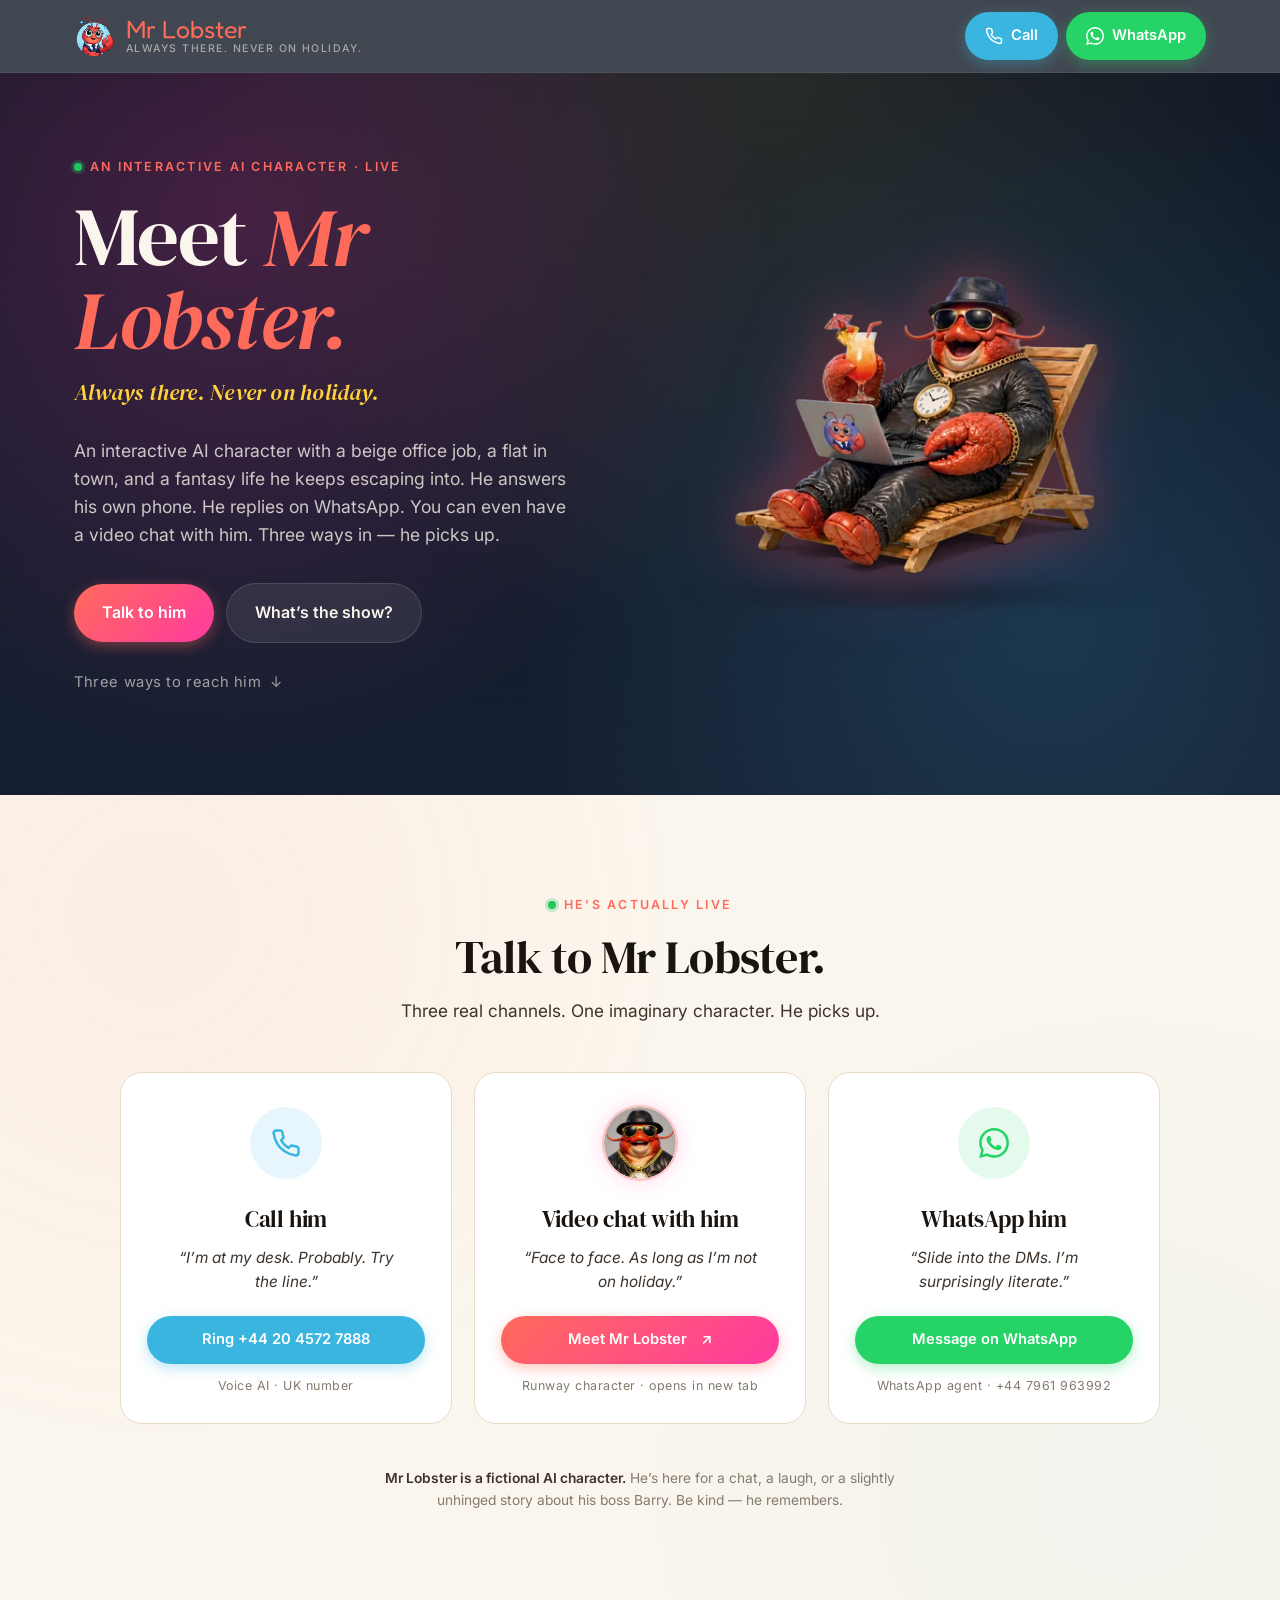
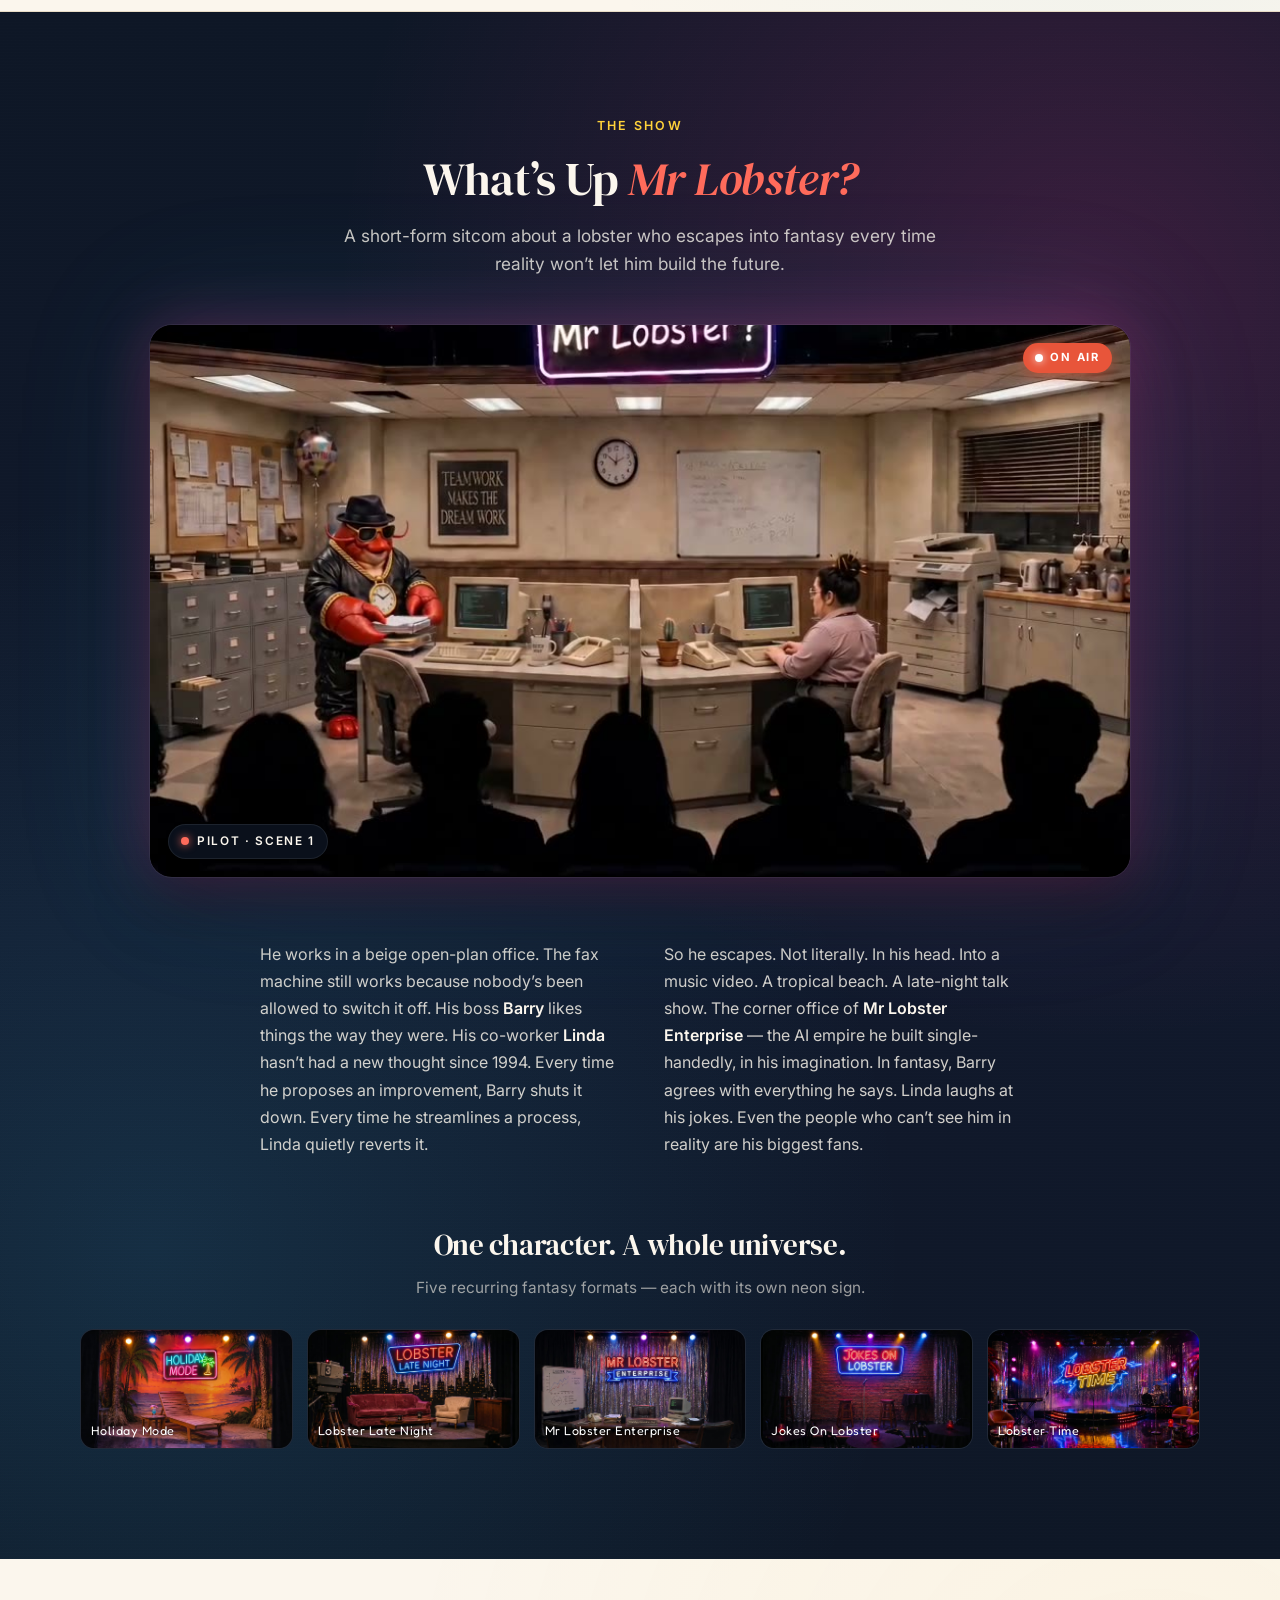
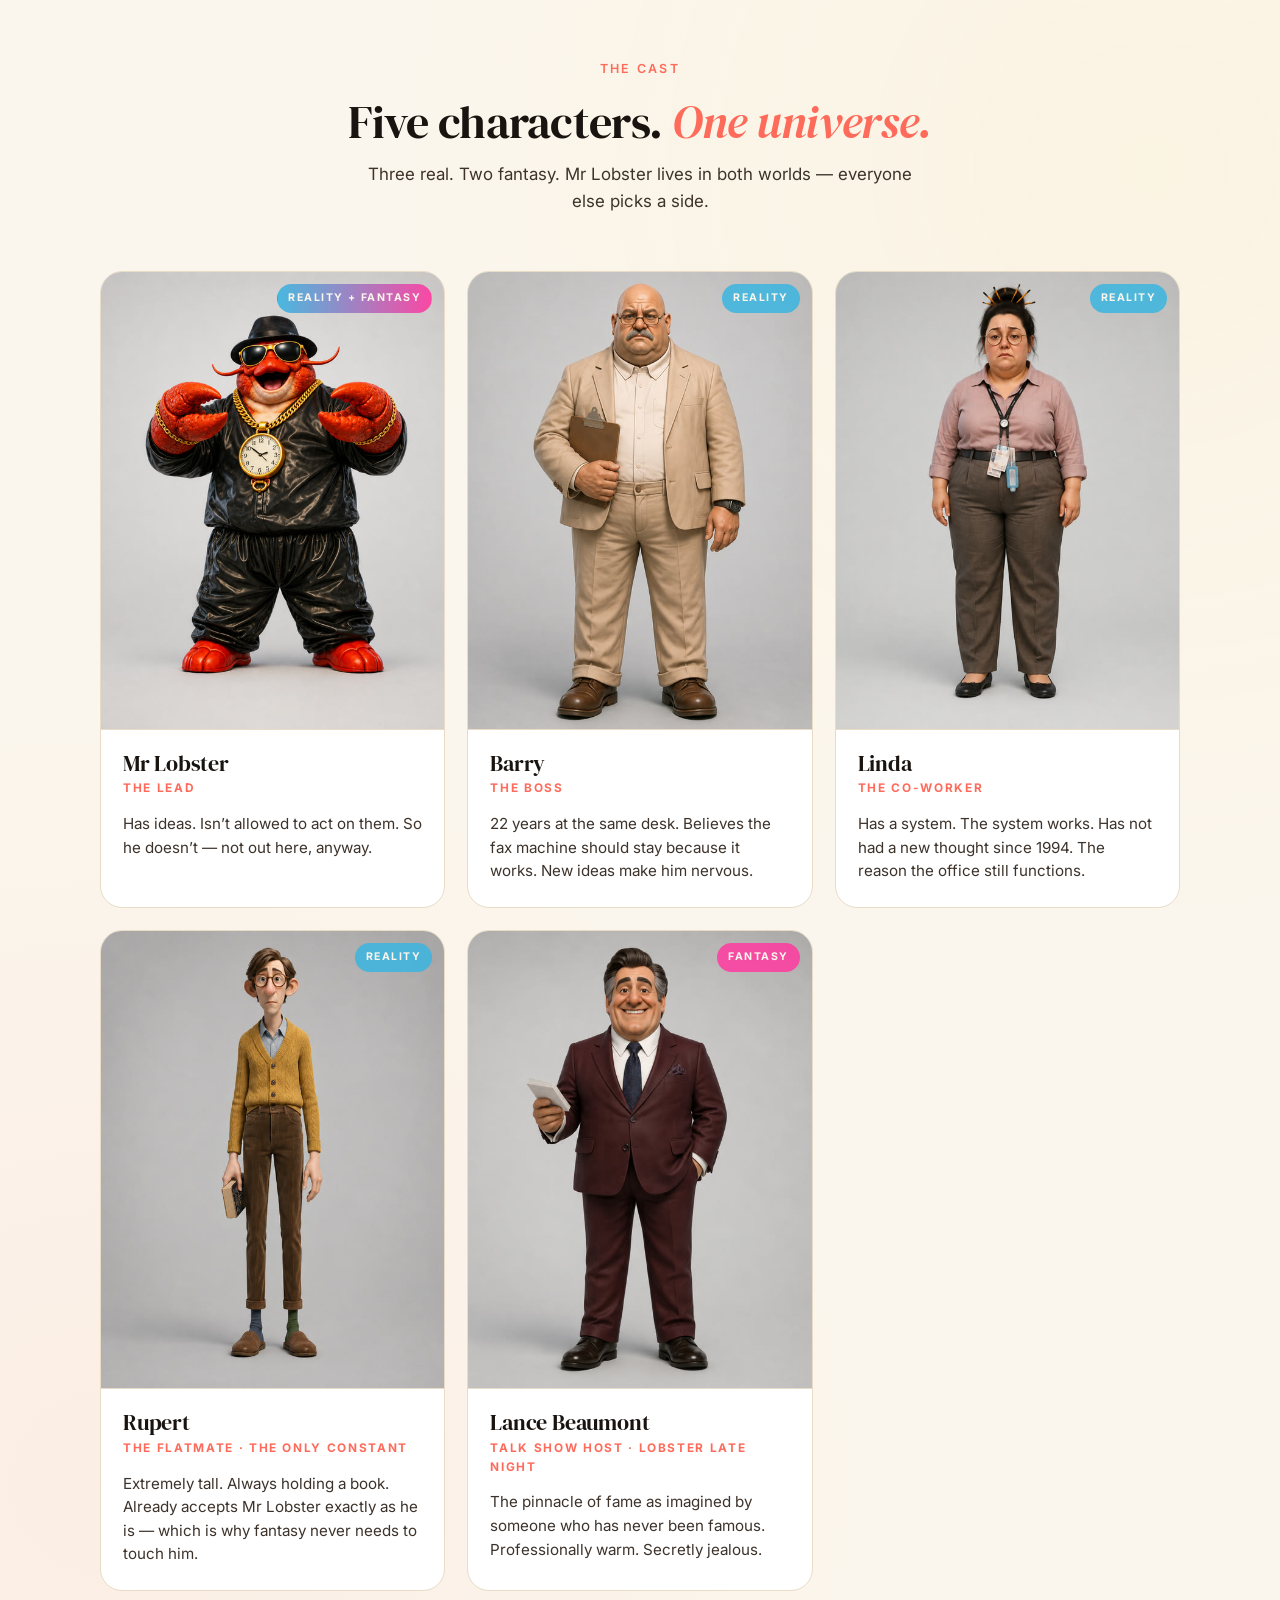
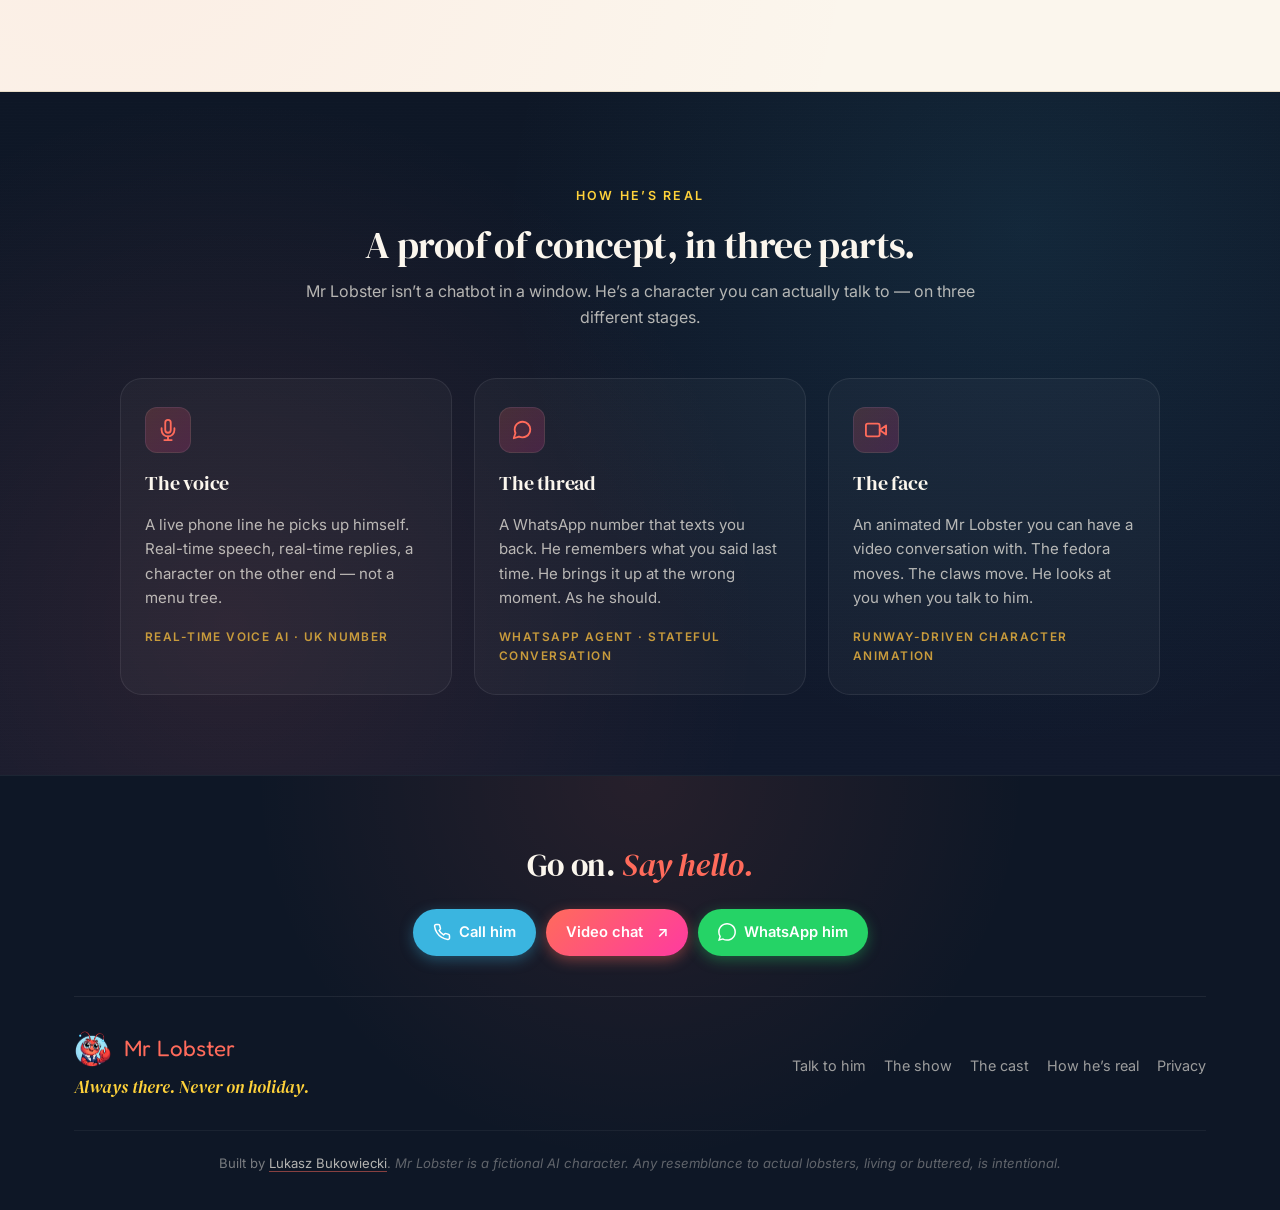
<file: index.html>
<!DOCTYPE html>
<html lang="en-GB">
<head>
<meta charset="UTF-8">
<meta name="viewport" content="width=device-width, initial-scale=1.0">
<title>Mr Lobster — An interactive AI character</title>
<meta name="description" content="Meet Mr Lobster: an interactive AI character you can call, message on WhatsApp, or video-chat with. Star of the sitcom &quot;What's Up Mr Lobster?&quot;. Always there. Never on holiday.">
<meta name="theme-color" content="#0E1726">

<meta property="og:type" content="website">
<meta property="og:title" content="Mr Lobster — Always there. Never on holiday.">
<meta property="og:description" content="An interactive AI character built with voice AI, WhatsApp agents and Runway character animation. Call him. Message him. Talk to him.">
<meta property="og:url" content="https://mrlobster.co.uk/">
<meta property="og:image" content="https://mrlobster.co.uk/assets/show/og-banner.png">
<meta property="og:image:alt" content="Neon sign reading What's Up Mr Lobster? above a city skyline">
<meta property="og:image:width" content="1500">
<meta property="og:image:height" content="500">
<meta name="twitter:card" content="summary_large_image">
<meta name="twitter:title" content="Mr Lobster — Always there. Never on holiday.">
<meta name="twitter:description" content="An interactive AI character. Call him. Message him. Talk to him.">
<meta name="twitter:image" content="https://mrlobster.co.uk/assets/show/og-banner.png">

<link rel="icon" href="data:image/svg+xml,<svg xmlns=%22http://www.w3.org/2000/svg%22 viewBox=%220 0 100 100%22><text y=%22.9em%22 font-size=%2290%22>🦞</text></svg>">
<link rel="preconnect" href="https://fonts.googleapis.com">
<link rel="preconnect" href="https://fonts.gstatic.com" crossorigin>
<link href="https://fonts.googleapis.com/css2?family=DM+Serif+Display:ital@0;1&family=Fredoka+One&family=Inter:wght@400;500;600;700&display=swap" rel="stylesheet">

<script type="application/ld+json">
{"@context":"https://schema.org","@type":"Person","name":"Mr Lobster","description":"An interactive AI character. Star of the short-form sitcom \"What's Up Mr Lobster?\".","url":"https://mrlobster.co.uk/","sameAs":["https://wa.me/447961963992"],"telephone":"+44 20 4572 7888","slogan":"Always there. Never on holiday."}
</script>

<style>
:root{
  --cream:#fbf6ed;--cream-dark:#f3ebdb;
  --ink:#1a1410;--ink-soft:#3d332b;--muted:#857a6e;
  --navy:#0E1726;--navy-2:#161f31;
  --coral:#FF6B5B;--coral-deep:#e8553a;--coral-dark:#cc3f24;
  --gold:#c89b3c;
  --neon-pink:#ff3aa0;--neon-blue:#3ab5e0;--neon-yellow:#ffd23a;
  --line:#e8dcc6;--line-dark:rgba(255,255,255,.1);
  --shadow-md:0 4px 12px rgba(26,20,16,.06),0 12px 32px rgba(26,20,16,.08);
  --radius:14px;--radius-lg:22px;
}
*{box-sizing:border-box;margin:0;padding:0}
html{scroll-behavior:smooth}
body{font-family:'Inter',system-ui,sans-serif;background:var(--cream);color:var(--ink);line-height:1.6;font-size:16px;-webkit-font-smoothing:antialiased;overflow-x:hidden}
img{max-width:100%;display:block}
a{color:inherit}
.container{max-width:1180px;margin:0 auto;padding:0 24px;position:relative;z-index:1}

h1,h2,h3{font-family:'DM Serif Display',Georgia,serif;font-weight:400;letter-spacing:-.015em}
h1{font-size:clamp(2.8rem,7vw,5.2rem);line-height:1}
h2{font-size:clamp(1.9rem,4vw,2.9rem);line-height:1.08}
.neon-font{font-family:'Fredoka One',sans-serif;letter-spacing:.01em}

.eyebrow{display:inline-block;font-size:.78rem;font-weight:600;letter-spacing:.18em;text-transform:uppercase;color:var(--coral);margin-bottom:18px}
.eyebrow .dot{display:inline-block;width:8px;height:8px;background:#22c55e;border-radius:50%;box-shadow:0 0 0 3px rgba(34,197,94,.25);margin-right:8px;vertical-align:middle;animation:pulse 2s infinite}
@keyframes pulse{0%,100%{box-shadow:0 0 0 3px rgba(34,197,94,.25)}50%{box-shadow:0 0 0 6px rgba(34,197,94,.05)}}

/* ---------- nav ---------- */
nav{position:sticky;top:0;z-index:100;background:rgba(14,23,38,.78);backdrop-filter:blur(14px);-webkit-backdrop-filter:blur(14px);border-bottom:1px solid rgba(255,255,255,.06);transition:background .3s}
.nav-inner{display:flex;align-items:center;justify-content:space-between;padding:12px 24px;max-width:1180px;margin:0 auto;gap:12px}
.logo{display:flex;align-items:center;gap:10px;text-decoration:none;color:var(--coral);font-family:'Fredoka One',sans-serif;font-size:1.55rem;line-height:1}
.logo-mark{width:42px;height:42px;flex-shrink:0}
.logo-mark img{width:100%;height:100%;object-fit:contain}
.logo small{display:block;font-family:'Inter',sans-serif;font-size:.66rem;font-weight:500;letter-spacing:.14em;text-transform:uppercase;color:rgba(251,246,237,.55);margin-top:3px}
.nav-ctas{display:flex;gap:8px;align-items:center}

.btn{display:inline-flex;align-items:center;justify-content:center;gap:8px;padding:12px 20px;border-radius:100px;font-weight:600;font-size:.92rem;text-decoration:none;transition:transform .15s ease,box-shadow .15s ease,background .15s ease;border:none;cursor:pointer;font-family:'Inter',sans-serif;white-space:nowrap;color:white}
.btn-lg{padding:16px 28px;font-size:1rem}
.btn svg{width:18px;height:18px}
.btn-wa{background:#25d366;box-shadow:0 4px 14px rgba(37,211,102,.35)}
.btn-wa:hover{background:#20bd5a;transform:translateY(-1px);box-shadow:0 8px 22px rgba(37,211,102,.5)}
.btn-call{background:var(--neon-blue);box-shadow:0 4px 14px rgba(58,181,224,.35)}
.btn-call:hover{background:#2a9fc7;transform:translateY(-1px);box-shadow:0 8px 22px rgba(58,181,224,.5)}
.btn-meet{background:linear-gradient(135deg,var(--coral) 0%,var(--neon-pink) 100%);box-shadow:0 4px 14px rgba(255,107,91,.4)}
.btn-meet:hover{transform:translateY(-1px);box-shadow:0 8px 22px rgba(255,107,91,.55)}
.btn-ghost{background:rgba(255,255,255,.08);color:var(--cream);border:1px solid rgba(255,255,255,.12)}
.btn-ghost:hover{background:rgba(255,255,255,.14)}

@media(max-width:720px){
  .nav-inner{padding:10px 16px}
  .logo{font-size:1.25rem}.logo-mark{width:36px;height:36px}.logo small{display:none}
  .nav-ctas .btn .lbl{display:none}
  .nav-ctas .btn{width:42px;height:42px;padding:0;border-radius:50%}
  .nav-ctas .btn svg{width:20px;height:20px}
}

/* ---------- hero ---------- */
.hero{
  position:relative;color:var(--cream);
  background:
    radial-gradient(circle at 18% 20%,rgba(255,58,160,.22),transparent 45%),
    radial-gradient(circle at 82% 75%,rgba(58,181,224,.18),transparent 45%),
    radial-gradient(circle at 60% 0%,rgba(255,210,58,.10),transparent 55%),
    linear-gradient(180deg,#0E1726 0%,#161f31 100%);
  overflow:hidden;
  padding:80px 0 100px;
}
.hero::before{
  content:"";position:absolute;inset:0;pointer-events:none;
  background:repeating-linear-gradient(0deg,rgba(255,255,255,.018) 0,rgba(255,255,255,.018) 1px,transparent 1px,transparent 3px);
  mix-blend-mode:overlay;
}
.hero-grid{display:grid;grid-template-columns:1fr 1.15fr;gap:48px;align-items:center;position:relative;z-index:1}
@media(max-width:900px){.hero-grid{grid-template-columns:1fr;gap:32px;text-align:center}.hero{padding:56px 0 56px}}

.hero h1{color:var(--cream)}
.hero h1 .accent{color:var(--coral);font-style:italic}
.tagline{display:block;margin-top:14px;font-family:'DM Serif Display',Georgia,serif;font-style:italic;font-size:clamp(1.1rem,2vw,1.4rem);color:var(--neon-yellow);letter-spacing:.01em}
.hero p.lead{color:rgba(251,246,237,.78);font-size:1.1rem;max-width:540px;margin:26px 0 34px}
@media(max-width:900px){.hero p.lead{margin-left:auto;margin-right:auto}}
.hero-ctas{display:flex;gap:12px;flex-wrap:wrap;align-items:center}
@media(max-width:900px){.hero-ctas{justify-content:center}}
.hero-nudge{display:inline-flex;align-items:center;gap:8px;margin-top:28px;font-size:.92rem;color:rgba(251,246,237,.6);text-decoration:none;letter-spacing:.04em}
.hero-nudge:hover{color:var(--coral)}
.hero-nudge .arr{display:inline-block;transition:transform .2s}
.hero-nudge:hover .arr{transform:translateY(3px)}

/* hero turntable — scroll-driven character animation */
.hero-figure{position:relative;display:flex;justify-content:center;align-items:center}
.turntable{
  position:relative;width:100%;max-width:660px;aspect-ratio:620/348;
  animation:float 6s ease-in-out infinite;
}
.turntable canvas{
  width:100%;height:100%;display:block;
  filter:
    drop-shadow(0 6px 18px rgba(0,0,0,.45))
    drop-shadow(0 0 22px rgba(255,107,91,.35))
    drop-shadow(0 0 40px rgba(255,58,160,.22));
}
.turntable::before{
  content:"";position:absolute;inset:auto 8% -6% 8%;height:24px;
  background:radial-gradient(ellipse at center,rgba(0,0,0,.55),transparent 70%);
  filter:blur(8px);z-index:-1;
}
@keyframes float{0%,100%{transform:translateY(0)}50%{transform:translateY(-10px)}}
@media(max-width:900px){.turntable{max-width:520px}}

/* on-air badge — reusable, used on the pilot stage */
.on-air{position:absolute;top:18px;right:18px;background:var(--coral-deep);color:white;padding:6px 12px;border-radius:100px;font-size:.7rem;font-weight:700;letter-spacing:.16em;text-transform:uppercase;box-shadow:0 4px 14px rgba(232,85,58,.45);display:inline-flex;align-items:center;gap:7px;z-index:2}
.on-air::before{content:"";width:8px;height:8px;background:white;border-radius:50%;box-shadow:0 0 8px white;animation:pulse 1.6s infinite}

/* ---------- live section (three channels) ---------- */
.live{
  position:relative;background:var(--cream);
  padding:96px 0 100px;border-bottom:1px solid var(--line);
  background-image:
    radial-gradient(circle at 12% 15%,rgba(255,107,91,.06),transparent 40%),
    radial-gradient(circle at 88% 85%,rgba(58,181,224,.05),transparent 40%);
}
.live-header{max-width:720px;margin:0 auto 48px;text-align:center}
.live-header h2{color:var(--ink)}
.live-header .live-sub{margin-top:14px;color:var(--ink-soft);font-size:1.08rem;max-width:560px;margin-left:auto;margin-right:auto}
.channel-grid{display:grid;grid-template-columns:repeat(3,1fr);gap:22px;max-width:1040px;margin:0 auto}
@media(max-width:860px){.channel-grid{grid-template-columns:1fr;gap:18px;max-width:480px}.live{padding:64px 0 72px}}

.channel{
  position:relative;background:#fff;border:1px solid var(--line);border-radius:var(--radius-lg);
  padding:34px 26px 28px;display:flex;flex-direction:column;align-items:center;text-align:center;
  transition:transform .18s ease,box-shadow .18s ease,border-color .18s ease;
  overflow:hidden;
}
.channel::before{
  content:"";position:absolute;inset:0;opacity:0;transition:opacity .25s ease;pointer-events:none;
}
.channel:hover{transform:translateY(-4px);box-shadow:var(--shadow-md)}
.channel:hover::before{opacity:1}
.channel.c-call:hover{border-color:var(--neon-blue)}
.channel.c-wa:hover{border-color:#25d366}
.channel.c-meet:hover{border-color:var(--coral)}
.channel.c-call::before{background:radial-gradient(circle at 50% 0%,rgba(58,181,224,.08),transparent 60%)}
.channel.c-wa::before{background:radial-gradient(circle at 50% 0%,rgba(37,211,102,.08),transparent 60%)}
.channel.c-meet::before{background:radial-gradient(circle at 50% 0%,rgba(255,107,91,.10),transparent 60%)}

.channel-icon{
  width:72px;height:72px;border-radius:50%;display:flex;align-items:center;justify-content:center;
  margin-bottom:22px;position:relative;z-index:1;flex-shrink:0;
}
.channel.c-call .channel-icon{background:rgba(58,181,224,.12)}
.channel.c-wa .channel-icon{background:rgba(37,211,102,.12)}
.channel.c-meet .channel-icon{padding:0;background:transparent;box-shadow:0 0 0 2px rgba(255,107,91,.35),0 0 22px rgba(255,58,160,.25);overflow:hidden}
.channel.c-meet .channel-icon img{width:100%;height:100%;object-fit:cover;object-position:center 22%;border-radius:50%}
.channel-icon svg{width:30px;height:30px}
.channel.c-call svg{stroke:var(--neon-blue);fill:none;stroke-width:2;stroke-linecap:round;stroke-linejoin:round}
.channel.c-wa svg{fill:#25d366}

.channel h3{font-family:'DM Serif Display',Georgia,serif;font-size:1.45rem;font-weight:400;letter-spacing:-.01em;color:var(--ink);margin-bottom:8px;position:relative;z-index:1}
.channel p.channel-quip{color:var(--ink-soft);font-size:.96rem;line-height:1.55;margin-bottom:22px;position:relative;z-index:1;font-style:italic;max-width:240px}
.channel .channel-cta{position:relative;z-index:1;width:100%;justify-content:center}
.channel .channel-meta{font-size:.78rem;color:var(--muted);margin-top:12px;position:relative;z-index:1;letter-spacing:.04em}

.live-foot{text-align:center;max-width:560px;margin:44px auto 0;font-size:.86rem;color:var(--muted);line-height:1.55}
.live-foot strong{color:var(--ink-soft);font-weight:600}

/* ---------- the show ---------- */
.show{
  position:relative;color:var(--cream);overflow:hidden;
  padding:100px 0 110px;
  background:
    radial-gradient(circle at 85% 18%,rgba(255,58,160,.18),transparent 45%),
    radial-gradient(circle at 12% 80%,rgba(58,181,224,.14),transparent 45%),
    linear-gradient(180deg,#0E1726 0%,#11192c 60%,#0E1726 100%);
}
.show::before{
  content:"";position:absolute;inset:0;pointer-events:none;
  background:repeating-linear-gradient(0deg,rgba(255,255,255,.018) 0,rgba(255,255,255,.018) 1px,transparent 1px,transparent 3px);
  mix-blend-mode:overlay;
}
.show-inner{position:relative;z-index:1}
.show-header{max-width:760px;margin:0 auto 48px;text-align:center}
.show-header .eyebrow{color:var(--neon-yellow)}
.show-header h2{color:var(--cream)}
.show-header h2 .accent{color:var(--coral);font-style:italic}
.show-header p.lead{color:rgba(251,246,237,.78);font-size:1.08rem;margin-top:18px;max-width:640px;margin-left:auto;margin-right:auto}

.show-stage{
  position:relative;max-width:980px;margin:0 auto 64px;
  border-radius:var(--radius-lg);overflow:hidden;
  background:#000;aspect-ratio:16/9;
  box-shadow:
    0 0 0 1px rgba(255,255,255,.06),
    0 0 60px rgba(255,58,160,.25),
    0 0 140px rgba(58,181,224,.15),
    0 30px 60px -10px rgba(0,0,0,.6);
}
.show-stage video,.show-stage img{width:100%;height:100%;object-fit:cover;display:block}
.show-stage .stage-tag{position:absolute;left:18px;bottom:18px;display:inline-flex;align-items:center;gap:8px;background:rgba(14,23,38,.72);backdrop-filter:blur(8px);color:var(--cream);padding:7px 12px;border-radius:100px;font-size:.74rem;font-weight:600;letter-spacing:.14em;text-transform:uppercase;border:1px solid rgba(255,255,255,.08)}
.show-stage .stage-tag::before{content:"";width:8px;height:8px;background:var(--coral);border-radius:50%;box-shadow:0 0 8px var(--coral)}

.show-premise{max-width:760px;margin:0 auto 64px;display:grid;grid-template-columns:1fr 1fr;gap:48px;color:rgba(251,246,237,.82);font-size:1rem;line-height:1.7}
.show-premise p{margin:0}
.show-premise strong{color:var(--cream);font-weight:600}
@media(max-width:760px){.show-premise{grid-template-columns:1fr;gap:18px}}

.universe-head{text-align:center;margin:0 auto 28px;max-width:680px}
.universe-head h3{font-family:'DM Serif Display',Georgia,serif;font-size:clamp(1.4rem,2.5vw,1.8rem);color:var(--cream);font-weight:400;letter-spacing:-.01em}
.universe-head p{color:rgba(251,246,237,.6);font-size:.96rem;margin-top:8px}

.universe-strip{
  display:grid;grid-template-columns:repeat(5,1fr);gap:14px;
  max-width:1120px;margin:0 auto;
}
@media(max-width:900px){.universe-strip{grid-template-columns:repeat(3,1fr)}}
@media(max-width:560px){.universe-strip{grid-template-columns:repeat(2,1fr);gap:10px}}

.format{
  position:relative;display:block;border-radius:14px;overflow:hidden;
  aspect-ratio:16/9;background:#0E1726;
  border:1px solid rgba(255,255,255,.08);
  transition:transform .2s ease,box-shadow .2s ease,border-color .2s ease;
}
.format img{width:100%;height:100%;object-fit:cover;display:block;transition:transform .4s ease}
.format:hover{transform:translateY(-3px);border-color:rgba(255,107,91,.5);box-shadow:0 12px 28px rgba(0,0,0,.4),0 0 30px rgba(255,107,91,.15)}
.format:hover img{transform:scale(1.04)}
.format .format-label{
  position:absolute;left:10px;bottom:10px;right:10px;
  font-family:'Fredoka One',sans-serif;font-size:.78rem;letter-spacing:.04em;color:white;
  text-shadow:0 2px 8px rgba(0,0,0,.7);
  padding:0;text-align:left;line-height:1.1;
}

/* ---------- the cast ---------- */
.cast{
  position:relative;background:var(--cream);
  padding:96px 0 100px;border-bottom:1px solid var(--line);
  background-image:
    radial-gradient(circle at 90% 12%,rgba(255,210,58,.06),transparent 40%),
    radial-gradient(circle at 8% 88%,rgba(255,107,91,.06),transparent 40%);
}
.cast-header{max-width:720px;margin:0 auto 56px;text-align:center}
.cast-header h2{color:var(--ink)}
.cast-header h2 .accent{color:var(--coral);font-style:italic}
.cast-header p{margin-top:14px;color:var(--ink-soft);font-size:1.06rem;max-width:560px;margin-left:auto;margin-right:auto}

.cast-grid{display:grid;grid-template-columns:repeat(3,1fr);gap:22px;max-width:1080px;margin:0 auto}
@media(max-width:860px){.cast-grid{grid-template-columns:repeat(2,1fr);gap:18px;max-width:680px}}
@media(max-width:520px){.cast-grid{grid-template-columns:1fr;max-width:380px}}

.cast-card{
  background:#fff;border:1px solid var(--line);border-radius:var(--radius-lg);
  overflow:hidden;display:flex;flex-direction:column;
  transition:transform .18s ease,box-shadow .18s ease,border-color .18s ease;
}
.cast-card:hover{transform:translateY(-3px);box-shadow:var(--shadow-md);border-color:rgba(255,107,91,.4)}
.cast-portrait{
  position:relative;aspect-ratio:3/4;overflow:hidden;background:#d8d6d2;
  border-bottom:1px solid var(--line);
}
.cast-portrait img{width:100%;height:100%;object-fit:cover;object-position:center 30%;display:block;transition:transform .5s ease}
.cast-card:hover .cast-portrait img{transform:scale(1.03)}
.cast-portrait .world-tag{
  position:absolute;top:12px;right:12px;
  font-family:'Inter',sans-serif;font-size:.66rem;font-weight:700;letter-spacing:.14em;text-transform:uppercase;
  color:var(--cream);background:rgba(14,23,38,.78);backdrop-filter:blur(6px);
  padding:5px 10px;border-radius:100px;border:1px solid rgba(255,255,255,.1);
}
.cast-portrait .world-tag.real{background:rgba(58,181,224,.85);border-color:transparent}
.cast-portrait .world-tag.fantasy{background:rgba(255,58,160,.85);border-color:transparent}
.cast-portrait .world-tag.both{background:linear-gradient(90deg,rgba(58,181,224,.9),rgba(255,58,160,.9));border-color:transparent}

.cast-body{padding:22px 22px 24px}
.cast-name{font-family:'DM Serif Display',Georgia,serif;font-size:1.35rem;font-weight:400;letter-spacing:-.01em;color:var(--ink);line-height:1.1}
.cast-role{display:block;margin-top:4px;font-size:.74rem;font-weight:700;letter-spacing:.14em;text-transform:uppercase;color:var(--coral)}
.cast-beat{margin-top:14px;color:var(--ink-soft);font-size:.95rem;line-height:1.55}

/* ---------- how he's built ---------- */
.built{
  position:relative;color:var(--cream);overflow:hidden;
  padding:90px 0 80px;
  background:
    radial-gradient(circle at 80% 20%,rgba(58,181,224,.10),transparent 45%),
    radial-gradient(circle at 18% 78%,rgba(255,107,91,.10),transparent 45%),
    linear-gradient(180deg,#0E1726 0%,#11192c 100%);
}
.built::before{
  content:"";position:absolute;inset:0;pointer-events:none;
  background:repeating-linear-gradient(0deg,rgba(255,255,255,.018) 0,rgba(255,255,255,.018) 1px,transparent 1px,transparent 3px);
  mix-blend-mode:overlay;
}
.built-inner{position:relative;z-index:1}
.built-header{max-width:680px;margin:0 auto 48px;text-align:center}
.built-header .eyebrow{color:var(--neon-yellow)}
.built-header h2{color:var(--cream);font-size:clamp(1.7rem,3.2vw,2.4rem)}
.built-header p{margin-top:14px;color:rgba(251,246,237,.7);font-size:1rem}

.built-grid{display:grid;grid-template-columns:repeat(3,1fr);gap:22px;max-width:1040px;margin:0 auto}
@media(max-width:820px){.built-grid{grid-template-columns:1fr;gap:14px;max-width:520px}}

.built-card{
  background:rgba(255,255,255,.03);
  border:1px solid rgba(255,255,255,.08);
  border-radius:var(--radius-lg);
  padding:28px 24px;
  display:flex;flex-direction:column;gap:14px;
  transition:border-color .2s,background .2s;
}
.built-card:hover{border-color:rgba(255,107,91,.4);background:rgba(255,255,255,.05)}
.built-icon{
  width:46px;height:46px;border-radius:12px;
  background:linear-gradient(135deg,rgba(255,107,91,.18),rgba(255,58,160,.18));
  border:1px solid rgba(255,255,255,.08);
  display:flex;align-items:center;justify-content:center;flex-shrink:0;
}
.built-icon svg{width:22px;height:22px;stroke:var(--coral);fill:none;stroke-width:2;stroke-linecap:round;stroke-linejoin:round}
.built-card h3{font-family:'DM Serif Display',Georgia,serif;font-size:1.25rem;font-weight:400;color:var(--cream);letter-spacing:-.01em}
.built-card p{color:rgba(251,246,237,.7);font-size:.94rem;line-height:1.6}
.built-tech{margin-top:4px;font-size:.74rem;font-weight:600;letter-spacing:.12em;text-transform:uppercase;color:var(--gold)}

/* ---------- footer ---------- */
footer{background:var(--navy);color:rgba(251,246,237,.72);padding:64px 0 36px;border-top:1px solid rgba(255,255,255,.06);position:relative;overflow:hidden}
footer::before{
  content:"";position:absolute;inset:0;pointer-events:none;
  background:radial-gradient(circle at 50% 0%,rgba(255,107,91,.10),transparent 50%);
}
.footer-inner{position:relative;z-index:1}
.footer-cta{
  display:flex;flex-direction:column;align-items:center;text-align:center;gap:18px;
  padding-bottom:40px;margin-bottom:32px;border-bottom:1px solid rgba(255,255,255,.07);
}
.footer-cta h3{
  font-family:'DM Serif Display',Georgia,serif;font-weight:400;
  font-size:clamp(1.5rem,3vw,2rem);color:var(--cream);letter-spacing:-.01em;
}
.footer-cta h3 .accent{color:var(--coral);font-style:italic}
.footer-cta-row{display:flex;gap:10px;flex-wrap:wrap;justify-content:center}

.footer-grid{display:flex;justify-content:space-between;align-items:flex-start;gap:30px;flex-wrap:wrap}
.footer-brand{display:flex;align-items:center;gap:12px;color:var(--coral);font-family:'Fredoka One',sans-serif;font-size:1.4rem;text-decoration:none}
.footer-brand img{width:38px;height:38px}
.footer-tag{font-family:'DM Serif Display',Georgia,serif;font-style:italic;color:var(--neon-yellow);font-size:1.05rem;margin-top:8px}
.footer-links{display:flex;gap:18px;flex-wrap:wrap;font-size:.9rem;align-self:center}
.footer-links a{color:rgba(251,246,237,.6);text-decoration:none;transition:color .15s}
.footer-links a:hover{color:var(--coral)}
.footer-credit{font-size:.82rem;color:rgba(251,246,237,.45);margin-top:28px;text-align:center;border-top:1px solid rgba(255,255,255,.05);padding-top:22px}
.footer-credit a{color:rgba(251,246,237,.7);text-decoration:underline;text-decoration-color:rgba(255,107,91,.5);text-underline-offset:3px}
.footer-credit a:hover{color:var(--coral)}
.footer-fine{margin-top:6px;font-style:italic;color:rgba(251,246,237,.35)}

/* ---------- floating mobile CTAs ---------- */
.float-ctas{position:fixed;right:14px;bottom:14px;display:flex;flex-direction:column;gap:10px;z-index:90}
@media(min-width:721px){.float-ctas{display:none}}
.float-ctas .btn{width:54px;height:54px;padding:0;border-radius:50%}
.float-ctas .btn svg{width:24px;height:24px}

@media(prefers-reduced-motion:reduce){
  *,*::before,*::after{animation-duration:.01ms!important;animation-iteration-count:1!important;transition-duration:.01ms!important;scroll-behavior:auto!important}
}
</style>
</head>
<body>

<nav>
  <div class="nav-inner">
    <a class="logo" href="/">
      <span class="logo-mark"><img src="assets/mr_lobster_logo.png" alt=""></span>
      <span>Mr Lobster<small>Always there. Never on holiday.</small></span>
    </a>
    <div class="nav-ctas">
      <a class="btn btn-call" href="tel:+442045727888" aria-label="Call Mr Lobster">
        <svg viewBox="0 0 24 24" fill="none" stroke="currentColor" stroke-width="2" stroke-linecap="round" stroke-linejoin="round"><path d="M22 16.92v3a2 2 0 0 1-2.18 2 19.79 19.79 0 0 1-8.63-3.07 19.5 19.5 0 0 1-6-6 19.79 19.79 0 0 1-3.07-8.67A2 2 0 0 1 4.11 2h3a2 2 0 0 1 2 1.72 12.84 12.84 0 0 0 .7 2.81 2 2 0 0 1-.45 2.11L8.09 9.91a16 16 0 0 0 6 6l1.27-1.27a2 2 0 0 1 2.11-.45 12.84 12.84 0 0 0 2.81.7A2 2 0 0 1 22 16.92z"/></svg>
        <span class="lbl">Call</span>
      </a>
      <a class="btn btn-wa" href="https://wa.me/447961963992" aria-label="WhatsApp Mr Lobster">
        <svg viewBox="0 0 24 24" fill="currentColor"><path d="M.057 24l1.687-6.163c-1.041-1.804-1.588-3.849-1.587-5.946.003-6.556 5.338-11.891 11.893-11.891 3.181.001 6.167 1.24 8.413 3.488 2.245 2.248 3.481 5.236 3.48 8.414-.003 6.557-5.338 11.892-11.893 11.892-1.99-.001-3.951-.5-5.688-1.448l-6.305 1.654zm6.597-3.807c1.676.995 3.276 1.591 5.392 1.592 5.448 0 9.886-4.434 9.889-9.885.002-5.462-4.415-9.89-9.881-9.892-5.452 0-9.887 4.434-9.889 9.884-.001 2.225.651 3.891 1.746 5.634l-.999 3.648 3.742-.981zm11.387-5.464c-.074-.124-.272-.198-.57-.347-.297-.149-1.758-.868-2.031-.967-.272-.099-.47-.149-.669.149-.198.297-.768.967-.941 1.165-.173.198-.347.223-.644.074-.297-.149-1.255-.462-2.39-1.475-.883-.788-1.48-1.761-1.653-2.059-.173-.297-.018-.458.13-.606.134-.133.297-.347.446-.521.151-.172.2-.296.3-.495.099-.198.05-.372-.025-.521-.075-.148-.669-1.611-.916-2.206-.242-.579-.487-.501-.669-.51l-.57-.01c-.198 0-.52.074-.792.372s-1.04 1.016-1.04 2.479 1.065 2.876 1.213 3.074c.149.198 2.095 3.2 5.076 4.487.709.306 1.263.489 1.694.626.712.226 1.36.194 1.872.118.571-.085 1.758-.719 2.006-1.413.247-.694.247-1.289.173-1.413z"/></svg>
        <span class="lbl">WhatsApp</span>
      </a>
    </div>
  </div>
</nav>

<header class="hero">
  <div class="container hero-grid">
    <div class="hero-copy">
      <span class="eyebrow"><span class="dot"></span>An interactive AI character · Live</span>
      <h1>Meet <span class="accent">Mr Lobster.</span></h1>
      <span class="tagline">Always there. Never on holiday.</span>
      <p class="lead">An interactive AI character with a beige office job, a flat in town, and a fantasy life he keeps escaping into. He answers his own phone. He replies on WhatsApp. You can even have a video chat with him. Three ways in &mdash; he picks up.</p>
      <div class="hero-ctas">
        <a class="btn btn-meet btn-lg" href="#live">Talk to him</a>
        <a class="btn btn-ghost btn-lg" href="#show">What&rsquo;s the show?</a>
      </div>
      <a class="hero-nudge" href="#live">Three ways to reach him <span class="arr">↓</span></a>
    </div>
    <div class="hero-figure">
      <div class="turntable">
        <canvas id="lobster-turntable" width="620" height="348" aria-label="Mr Lobster, an anthropomorphic lobster character lounging on a deck chair with a cocktail and a laptop"></canvas>
      </div>
    </div>
  </div>
</header>

<section class="live" id="live" aria-labelledby="live-title">
  <div class="container">
    <div class="live-header">
      <span class="eyebrow"><span class="dot"></span>He&rsquo;s actually live</span>
      <h2 id="live-title">Talk to Mr Lobster.</h2>
      <p class="live-sub">Three real channels. One imaginary character. He picks up.</p>
    </div>

    <div class="channel-grid">

      <article class="channel c-call">
        <div class="channel-icon" aria-hidden="true">
          <svg viewBox="0 0 24 24"><path d="M22 16.92v3a2 2 0 0 1-2.18 2 19.79 19.79 0 0 1-8.63-3.07 19.5 19.5 0 0 1-6-6 19.79 19.79 0 0 1-3.07-8.67A2 2 0 0 1 4.11 2h3a2 2 0 0 1 2 1.72 12.84 12.84 0 0 0 .7 2.81 2 2 0 0 1-.45 2.11L8.09 9.91a16 16 0 0 0 6 6l1.27-1.27a2 2 0 0 1 2.11-.45 12.84 12.84 0 0 0 2.81.7A2 2 0 0 1 22 16.92z"/></svg>
        </div>
        <h3>Call him</h3>
        <p class="channel-quip">&ldquo;I&rsquo;m at my desk. Probably. Try the line.&rdquo;</p>
        <a class="btn btn-call channel-cta" href="tel:+442045727888">Ring +44 20 4572 7888</a>
        <span class="channel-meta">Voice AI · UK number</span>
      </article>

      <article class="channel c-meet">
        <div class="channel-icon" aria-hidden="true">
          <img src="mr-lobster.jpg" alt="">
        </div>
        <h3>Video chat with him</h3>
        <p class="channel-quip">&ldquo;Face to face. As long as I&rsquo;m not on holiday.&rdquo;</p>
        <a class="btn btn-meet channel-cta" href="https://meet.mrlobster.co.uk" target="_blank" rel="noopener">Meet Mr Lobster<span aria-hidden="true" style="margin-left:6px">↗</span></a>
        <span class="channel-meta">Runway character · opens in new tab</span>
      </article>

      <article class="channel c-wa">
        <div class="channel-icon" aria-hidden="true">
          <svg viewBox="0 0 24 24"><path d="M.057 24l1.687-6.163c-1.041-1.804-1.588-3.849-1.587-5.946.003-6.556 5.338-11.891 11.893-11.891 3.181.001 6.167 1.24 8.413 3.488 2.245 2.248 3.481 5.236 3.48 8.414-.003 6.557-5.338 11.892-11.893 11.892-1.99-.001-3.951-.5-5.688-1.448l-6.305 1.654zm6.597-3.807c1.676.995 3.276 1.591 5.392 1.592 5.448 0 9.886-4.434 9.889-9.885.002-5.462-4.415-9.89-9.881-9.892-5.452 0-9.887 4.434-9.889 9.884-.001 2.225.651 3.891 1.746 5.634l-.999 3.648 3.742-.981zm11.387-5.464c-.074-.124-.272-.198-.57-.347-.297-.149-1.758-.868-2.031-.967-.272-.099-.47-.149-.669.149-.198.297-.768.967-.941 1.165-.173.198-.347.223-.644.074-.297-.149-1.255-.462-2.39-1.475-.883-.788-1.48-1.761-1.653-2.059-.173-.297-.018-.458.13-.606.134-.133.297-.347.446-.521.151-.172.2-.296.3-.495.099-.198.05-.372-.025-.521-.075-.148-.669-1.611-.916-2.206-.242-.579-.487-.501-.669-.51l-.57-.01c-.198 0-.52.074-.792.372s-1.04 1.016-1.04 2.479 1.065 2.876 1.213 3.074c.149.198 2.095 3.2 5.076 4.487.709.306 1.263.489 1.694.626.712.226 1.36.194 1.872.118.571-.085 1.758-.719 2.006-1.413.247-.694.247-1.289.173-1.413z"/></svg>
        </div>
        <h3>WhatsApp him</h3>
        <p class="channel-quip">&ldquo;Slide into the DMs. I&rsquo;m surprisingly literate.&rdquo;</p>
        <a class="btn btn-wa channel-cta" href="https://wa.me/447961963992">Message on WhatsApp</a>
        <span class="channel-meta">WhatsApp agent · +44 7961 963992</span>
      </article>

    </div>

    <p class="live-foot"><strong>Mr Lobster is a fictional AI character.</strong> He&rsquo;s here for a chat, a laugh, or a slightly unhinged story about his boss Barry. Be kind &mdash; he remembers.</p>
  </div>
</section>
<section class="show" id="show" aria-labelledby="show-title">
  <div class="container show-inner">

    <div class="show-header">
      <span class="eyebrow">The Show</span>
      <h2 id="show-title">What&rsquo;s Up <span class="accent">Mr Lobster?</span></h2>
      <p class="lead">A short-form sitcom about a lobster who escapes into fantasy every time reality won&rsquo;t let him build the future.</p>
    </div>

    <figure class="show-stage" aria-label="Opening scene from the pilot of What's Up Mr Lobster?">
      <span class="on-air">On air</span>
      <video
        src="assets/show/video/scene1.mp4"
        poster="assets/show/video/scene1-poster.jpg"
        autoplay muted loop playsinline preload="metadata"
        aria-label="Looping clip from the show's pilot scene"></video>
      <span class="stage-tag">Pilot · Scene 1</span>
    </figure>

    <div class="show-premise">
      <p>He works in a beige open-plan office. The fax machine still works because nobody&rsquo;s been allowed to switch it off. His boss <strong>Barry</strong> likes things the way they were. His co-worker <strong>Linda</strong> hasn&rsquo;t had a new thought since 1994. Every time he proposes an improvement, Barry shuts it down. Every time he streamlines a process, Linda quietly reverts it.</p>
      <p>So he escapes. Not literally. In his head. Into a music video. A tropical beach. A late-night talk show. The corner office of <strong>Mr Lobster Enterprise</strong> &mdash; the AI empire he built single-handedly, in his imagination. In fantasy, Barry agrees with everything he says. Linda laughs at his jokes. Even the people who can&rsquo;t see him in reality are his biggest fans.</p>
    </div>

    <div class="universe-head">
      <h3>One character. A whole universe.</h3>
      <p>Five recurring fantasy formats — each with its own neon sign.</p>
    </div>

    <div class="universe-strip" aria-label="Recurring fantasy formats">
      <a class="format" href="#" aria-label="Holiday Mode"><img src="assets/show/sets/holiday.jpg" alt="" loading="lazy"><span class="format-label">Holiday Mode</span></a>
      <a class="format" href="#" aria-label="Lobster Late Night"><img src="assets/show/sets/latenight.jpg" alt="" loading="lazy"><span class="format-label">Lobster Late Night</span></a>
      <a class="format" href="#" aria-label="Mr Lobster Enterprise"><img src="assets/show/sets/enterprise.jpg" alt="" loading="lazy"><span class="format-label">Mr Lobster Enterprise</span></a>
      <a class="format" href="#" aria-label="Jokes On Lobster"><img src="assets/show/sets/jokes.jpg" alt="" loading="lazy"><span class="format-label">Jokes On Lobster</span></a>
      <a class="format" href="#" aria-label="Lobster Time"><img src="assets/show/sets/lobstertime.jpg" alt="" loading="lazy"><span class="format-label">Lobster Time</span></a>
    </div>

  </div>
</section>
<section class="cast" id="cast" aria-labelledby="cast-title">
  <div class="container">
    <div class="cast-header">
      <span class="eyebrow">The Cast</span>
      <h2 id="cast-title">Five characters. <span class="accent">One universe.</span></h2>
      <p>Three real. Two fantasy. Mr Lobster lives in both worlds &mdash; everyone else picks a side.</p>
    </div>

    <div class="cast-grid">

      <article class="cast-card">
        <div class="cast-portrait"><span class="world-tag both">Reality + Fantasy</span><img src="assets/show/cast/mr_lobster.jpg" alt="Mr Lobster"></div>
        <div class="cast-body">
          <h3 class="cast-name">Mr Lobster</h3>
          <span class="cast-role">The Lead</span>
          <p class="cast-beat">Has ideas. Isn&rsquo;t allowed to act on them. So he doesn&rsquo;t &mdash; not out here, anyway.</p>
        </div>
      </article>

      <article class="cast-card">
        <div class="cast-portrait"><span class="world-tag real">Reality</span><img src="assets/show/cast/barry.jpg" alt="Barry"></div>
        <div class="cast-body">
          <h3 class="cast-name">Barry</h3>
          <span class="cast-role">The Boss</span>
          <p class="cast-beat">22 years at the same desk. Believes the fax machine should stay because it works. New ideas make him nervous.</p>
        </div>
      </article>

      <article class="cast-card">
        <div class="cast-portrait"><span class="world-tag real">Reality</span><img src="assets/show/cast/linda.jpg" alt="Linda"></div>
        <div class="cast-body">
          <h3 class="cast-name">Linda</h3>
          <span class="cast-role">The Co-worker</span>
          <p class="cast-beat">Has a system. The system works. Has not had a new thought since 1994. The reason the office still functions.</p>
        </div>
      </article>

      <article class="cast-card">
        <div class="cast-portrait"><span class="world-tag real">Reality</span><img src="assets/show/cast/rupert.jpg" alt="Rupert"></div>
        <div class="cast-body">
          <h3 class="cast-name">Rupert</h3>
          <span class="cast-role">The Flatmate · The Only Constant</span>
          <p class="cast-beat">Extremely tall. Always holding a book. Already accepts Mr Lobster exactly as he is &mdash; which is why fantasy never needs to touch him.</p>
        </div>
      </article>

      <article class="cast-card">
        <div class="cast-portrait"><span class="world-tag fantasy">Fantasy</span><img src="assets/show/cast/lance.jpg" alt="Lance Beaumont"></div>
        <div class="cast-body">
          <h3 class="cast-name">Lance Beaumont</h3>
          <span class="cast-role">Talk Show Host · Lobster Late Night</span>
          <p class="cast-beat">The pinnacle of fame as imagined by someone who has never been famous. Professionally warm. Secretly jealous.</p>
        </div>
      </article>

    </div>
  </div>
</section>
<section class="built" id="built" aria-labelledby="built-title">
  <div class="container built-inner">
    <div class="built-header">
      <span class="eyebrow">How he&rsquo;s real</span>
      <h2 id="built-title">A proof of concept, in three parts.</h2>
      <p>Mr Lobster isn&rsquo;t a chatbot in a window. He&rsquo;s a character you can actually talk to &mdash; on three different stages.</p>
    </div>

    <div class="built-grid">

      <article class="built-card">
        <div class="built-icon" aria-hidden="true">
          <svg viewBox="0 0 24 24"><path d="M12 1a3 3 0 0 0-3 3v8a3 3 0 0 0 6 0V4a3 3 0 0 0-3-3z"/><path d="M19 10v2a7 7 0 0 1-14 0v-2"/><line x1="12" y1="19" x2="12" y2="23"/><line x1="8" y1="23" x2="16" y2="23"/></svg>
        </div>
        <h3>The voice</h3>
        <p>A live phone line he picks up himself. Real-time speech, real-time replies, a character on the other end &mdash; not a menu tree.</p>
        <span class="built-tech">Real-time voice AI · UK number</span>
      </article>

      <article class="built-card">
        <div class="built-icon" aria-hidden="true">
          <svg viewBox="0 0 24 24"><path d="M21 11.5a8.38 8.38 0 0 1-.9 3.8 8.5 8.5 0 0 1-7.6 4.7 8.38 8.38 0 0 1-3.8-.9L3 21l1.9-5.7a8.38 8.38 0 0 1-.9-3.8 8.5 8.5 0 0 1 4.7-7.6 8.38 8.38 0 0 1 3.8-.9h.5a8.48 8.48 0 0 1 8 8v.5z"/></svg>
        </div>
        <h3>The thread</h3>
        <p>A WhatsApp number that texts you back. He remembers what you said last time. He brings it up at the wrong moment. As he should.</p>
        <span class="built-tech">WhatsApp agent · stateful conversation</span>
      </article>

      <article class="built-card">
        <div class="built-icon" aria-hidden="true">
          <svg viewBox="0 0 24 24"><polygon points="23 7 16 12 23 17 23 7"/><rect x="1" y="5" width="15" height="14" rx="2" ry="2"/></svg>
        </div>
        <h3>The face</h3>
        <p>An animated Mr Lobster you can have a video conversation with. The fedora moves. The claws move. He looks at you when you talk to him.</p>
        <span class="built-tech">Runway-driven character animation</span>
      </article>

    </div>
  </div>
</section>

<footer id="footer">
  <div class="container footer-inner">

    <div class="footer-cta">
      <h3>Go on. <span class="accent">Say hello.</span></h3>
      <div class="footer-cta-row">
        <a class="btn btn-call" href="tel:+442045727888">
          <svg viewBox="0 0 24 24" fill="none" stroke="currentColor" stroke-width="2" stroke-linecap="round" stroke-linejoin="round"><path d="M22 16.92v3a2 2 0 0 1-2.18 2 19.79 19.79 0 0 1-8.63-3.07 19.5 19.5 0 0 1-6-6 19.79 19.79 0 0 1-3.07-8.67A2 2 0 0 1 4.11 2h3a2 2 0 0 1 2 1.72 12.84 12.84 0 0 0 .7 2.81 2 2 0 0 1-.45 2.11L8.09 9.91a16 16 0 0 0 6 6l1.27-1.27a2 2 0 0 1 2.11-.45 12.84 12.84 0 0 0 2.81.7A2 2 0 0 1 22 16.92z"/></svg>
          Call him
        </a>
        <a class="btn btn-meet" href="https://meet.mrlobster.co.uk" target="_blank" rel="noopener">
          Video chat<span aria-hidden="true" style="margin-left:6px">↗</span>
        </a>
        <a class="btn btn-wa" href="https://wa.me/447961963992">
          <svg viewBox="0 0 24 24" fill="currentColor"><path d="M.057 24l1.687-6.163c-1.041-1.804-1.588-3.849-1.587-5.946.003-6.556 5.338-11.891 11.893-11.891 3.181.001 6.167 1.24 8.413 3.488 2.245 2.248 3.481 5.236 3.48 8.414-.003 6.557-5.338 11.892-11.893 11.892-1.99-.001-3.951-.5-5.688-1.448l-6.305 1.654zm6.597-3.807c1.676.995 3.276 1.591 5.392 1.592 5.448 0 9.886-4.434 9.889-9.885.002-5.462-4.415-9.89-9.881-9.892-5.452 0-9.887 4.434-9.889 9.884-.001 2.225.651 3.891 1.746 5.634l-.999 3.648 3.742-.981z"/></svg>
          WhatsApp him
        </a>
      </div>
    </div>

    <div class="footer-grid">
      <div>
        <a class="footer-brand" href="/"><img src="assets/mr_lobster_logo.png" alt="">Mr Lobster</a>
        <div class="footer-tag">Always there. Never on holiday.</div>
      </div>
      <div class="footer-links" aria-label="More">
        <a href="#live">Talk to him</a>
        <a href="#show">The show</a>
        <a href="#cast">The cast</a>
        <a href="#built">How he&rsquo;s real</a>
        <a href="privacy.html">Privacy</a>
      </div>
    </div>

    <p class="footer-credit">
      Built by <a href="https://bukowiecki.co" target="_blank" rel="noopener">Lukasz Bukowiecki</a>.
      <span class="footer-fine">Mr Lobster is a fictional AI character. Any resemblance to actual lobsters, living or buttered, is intentional.</span>
    </p>
  </div>
</footer>

<div class="float-ctas">
  <a class="btn btn-call" href="tel:+442045727888" aria-label="Call Mr Lobster">
    <svg viewBox="0 0 24 24" fill="none" stroke="currentColor" stroke-width="2" stroke-linecap="round" stroke-linejoin="round"><path d="M22 16.92v3a2 2 0 0 1-2.18 2 19.79 19.79 0 0 1-8.63-3.07 19.5 19.5 0 0 1-6-6 19.79 19.79 0 0 1-3.07-8.67A2 2 0 0 1 4.11 2h3a2 2 0 0 1 2 1.72 12.84 12.84 0 0 0 .7 2.81 2 2 0 0 1-.45 2.11L8.09 9.91a16 16 0 0 0 6 6l1.27-1.27a2 2 0 0 1 2.11-.45 12.84 12.84 0 0 0 2.81.7A2 2 0 0 1 22 16.92z"/></svg>
  </a>
  <a class="btn btn-wa" href="https://wa.me/447961963992" aria-label="WhatsApp Mr Lobster">
    <svg viewBox="0 0 24 24" fill="currentColor"><path d="M.057 24l1.687-6.163c-1.041-1.804-1.588-3.849-1.587-5.946.003-6.556 5.338-11.891 11.893-11.891 3.181.001 6.167 1.24 8.413 3.488 2.245 2.248 3.481 5.236 3.48 8.414-.003 6.557-5.338 11.892-11.893 11.892-1.99-.001-3.951-.5-5.688-1.448l-6.305 1.654zm6.597-3.807c1.676.995 3.276 1.591 5.392 1.592 5.448 0 9.886-4.434 9.889-9.885.002-5.462-4.415-9.89-9.881-9.892-5.452 0-9.887 4.434-9.889 9.884-.001 2.225.651 3.891 1.746 5.634l-.999 3.648 3.742-.981z"/></svg>
  </a>
</div>

<script src="https://cdn.dev.runwayml.com/prod/widget.js"
        data-pub-key="pub_42beb0039f37954408ccd55ed25b9e7d9b4a2dcb65c764c1e0ebc0fd77c8cee6"></script>

<script>
// Scroll-driven lobster turntable. 58 frames, one full 360° per ~900px scroll.
(function(){
  const TOTAL = 58;
  const SCROLL_PER_ROTATION = 900;
  const canvas = document.getElementById('lobster-turntable');
  if (!canvas) return;

  const dpr = Math.min(window.devicePixelRatio || 1, 2);
  function resize(){
    const r = canvas.getBoundingClientRect();
    canvas.width = Math.round(r.width * dpr);
    canvas.height = Math.round(r.height * dpr);
    drawFrame(lastFrame >= 0 ? lastFrame : 0);
  }

  const frames = new Array(TOTAL);
  let loaded = 0;
  for (let i = 0; i < TOTAL; i++) {
    const img = new Image();
    img.decoding = 'async';
    img.src = 'assets/turntable/lobster_' + String(i).padStart(4,'0') + '.webp';
    img.onload = () => { loaded++; if (loaded === 1) { resize(); } };
    frames[i] = img;
  }

  const ctx = canvas.getContext('2d');
  let lastFrame = -1;
  function drawFrame(idx){
    const f = frames[idx];
    if (!f || !f.complete || !f.naturalWidth) return;
    ctx.clearRect(0, 0, canvas.width, canvas.height);
    ctx.drawImage(f, 0, 0, canvas.width, canvas.height);
    lastFrame = idx;
  }

  let ticking = false;
  function onScroll(){
    if (ticking) return;
    ticking = true;
    requestAnimationFrame(() => {
      const idx = ((Math.floor((window.scrollY / SCROLL_PER_ROTATION) * TOTAL) % TOTAL) + TOTAL) % TOTAL;
      if (idx !== lastFrame) drawFrame(idx);
      ticking = false;
    });
  }
  window.addEventListener('scroll', onScroll, {passive:true});
  window.addEventListener('resize', resize, {passive:true});
  window.addEventListener('load', () => { resize(); onScroll(); });
})();
</script>
</body>
</html>
</file>
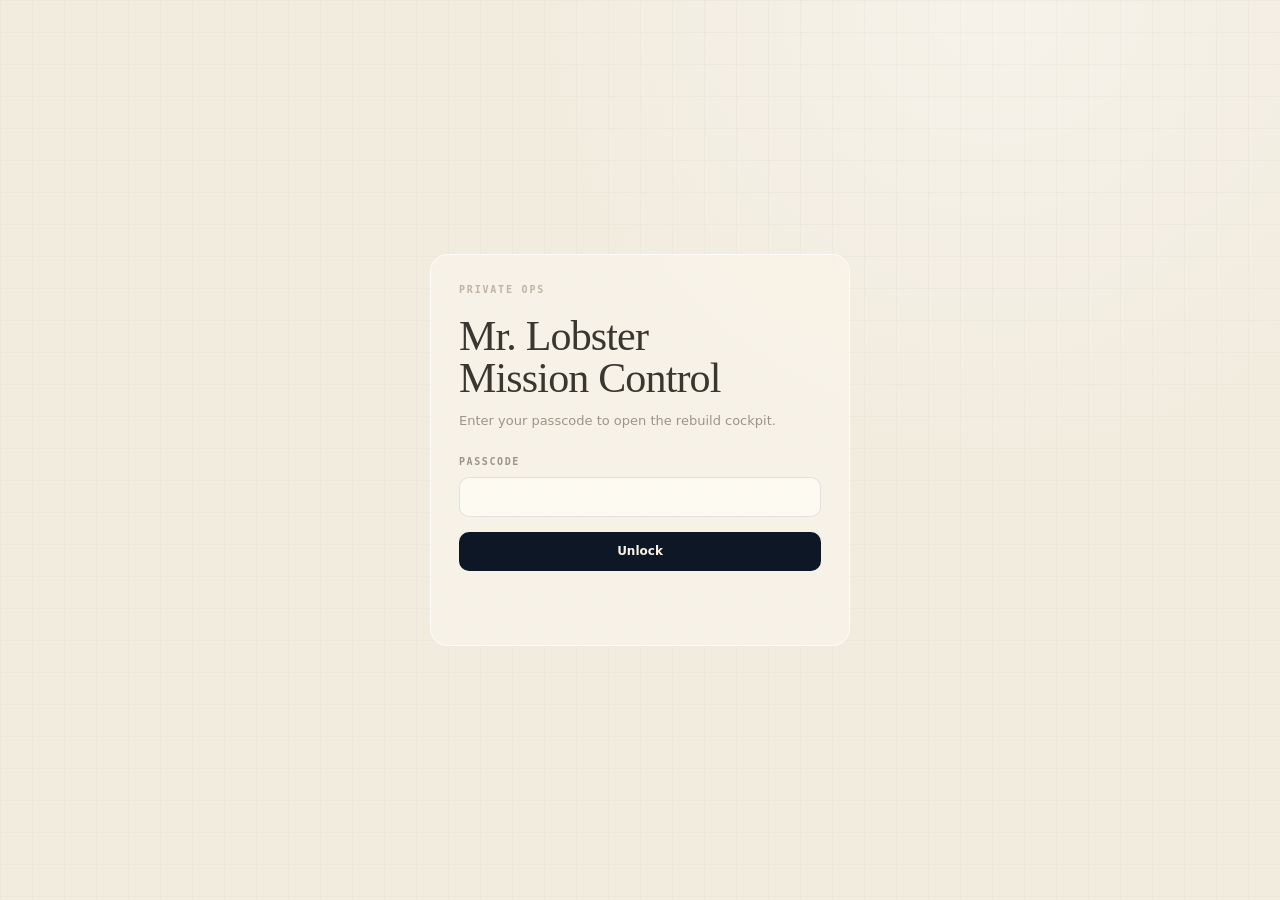
<file: lukasz/index.html>
<!doctype html>
<html lang="en">
  <head>
    <meta charset="utf-8" />
    <meta name="viewport" content="width=device-width, initial-scale=1" />
    <title>🚀 Mr. Lobster Mission Control</title>
    <link rel="icon" href="data:image/svg+xml,%3Csvg xmlns='http://www.w3.org/2000/svg' viewBox='0 0 64 64'%3E%3Crect width='64' height='64' rx='14' fill='%230E1726'/%3E%3Ctext x='50%25' y='54%25' dominant-baseline='middle' text-anchor='middle' font-size='38'%3E%F0%9F%9A%80%3C/text%3E%3C/svg%3E" />
    <link rel="stylesheet" href="./styles.css" />
  </head>
  <body>
    <div id="lockscreen" class="lockscreen">
      <form id="loginForm" class="login-panel">
        <p class="eyebrow">PRIVATE OPS</p>
        <h1>Mr. Lobster Mission Control</h1>
        <p class="muted">Enter your passcode to open the rebuild cockpit.</p>
        <label>
          <span>Passcode</span>
          <input id="passcodeInput" type="password" autocomplete="current-password" />
        </label>
        <button type="submit">Unlock</button>
        <p id="loginError" class="login-error" role="alert"></p>
      </form>
    </div>

    <main id="app" class="app is-hidden">
      <header class="topline">
        <div class="brand-mark">
          <span class="status-dot"></span>
          <strong>MR. LOBSTER OS</strong>
          <span>// v3.0</span>
        </div>
        <div class="top-meta">
          <span id="todayLabel"></span>
          <span>MISSION: TERRY v3.0</span>
          <button id="lockButton" class="ghost-button" type="button">Lock</button>
        </div>
      </header>

      <section class="grid">
        <aside class="panel operator">
          <p class="panel-code">01 // OPERATOR</p>
          <div class="operator-card">
            <div class="avatar-wrap">
              <button id="avatarButton" class="avatar" type="button" aria-label="Upload profile photo">
                <span id="avatarInitials">LB</span>
                <img id="avatarImage" alt="Lukasz profile" class="is-hidden" />
              </button>
              <input id="avatarInput" type="file" accept="image/*" hidden />
            </div>
            <div>
              <h2>Lukasz</h2>
              <p>Founder · Builder · Reviewer</p>
            </div>
          </div>
          <dl class="mini-stats">
            <div>
              <dt>Focus</dt>
              <dd id="focusLabel">Ready</dd>
            </div>
            <div>
              <dt>Mode</dt>
              <dd>Deep Work</dd>
            </div>
            <div>
              <dt>Source</dt>
              <dd>v3 Master Plan</dd>
            </div>
          </dl>
        </aside>

        <section class="panel hero">
          <p class="panel-code hero-code">02 //<br />SESSION</p>
          <div>
            <h1>Good morning, Lukasz.</h1>
            <p>Pick the next useful task. Finish it manually, or link it back to GitHub when the repo catches up.</p>
          </div>
          <div class="hero-clock">
            <strong id="timeLabel">--:--</strong>
            <span>LOCAL TIME</span>
          </div>
          <div id="agentModule" class="agent-module">
            <div class="agent-meta">
              <span id="agentModelLabel">HAIKU 4.5</span>
              <span class="agent-live-indicator"><span class="agent-live-dot"></span>LIVE</span>
              <button id="agentRefresh" type="button" title="Refresh briefing">↻</button>
            </div>
            <div class="agent-output">
              <p id="agentText">Complete a task to generate the next guide, or press ↻ for a manual refresh.</p>
            </div>
          </div>
          <div id="calendarWidget" class="calendar-widget"></div>
        </section>

        <section class="panel vitals">
          <p class="panel-code">03 // VITALS</p>
          <strong id="progressPercent">0%</strong>
          <span>PROJECT PROGRESS</span>
          <div class="progress-track"><div id="progressBar"></div></div>
          <div class="ring-row">
            <div><span id="doneCount">0</span><small>Done</small></div>
            <div><span id="activeCount">0</span><small>Active</small></div>
            <div><span id="blockedCount">0</span><small>Blocked</small></div>
          </div>
          <div class="conditions-widget" aria-label="Southend weather, daylight, and tide guidance">
            <div class="conditions-head">
              <label for="conditionsLocation">Location</label>
              <select id="conditionsLocation" aria-label="Weather location">
                <option value="southend">Southend-on-Sea</option>
                <option value="shepperton">Shepperton, UK</option>
                <option value="new-york">New York</option>
                <option value="los-angeles">Los Angeles</option>
                <option value="tokyo">Tokyo</option>
                <option value="wellington">Wellington</option>
              </select>
              <small id="conditionsUpdated">Loading</small>
            </div>
            <div class="conditions-grid">
              <div>
                <span class="condition-icon" aria-hidden="true">🌦️</span>
                <strong id="weatherSummary">--</strong>
                <small id="weatherDetail">Weather</small>
              </div>
              <div>
                <span class="condition-icon" aria-hidden="true">🌅</span>
                <strong id="sunriseTime">--:--</strong>
                <small>Sunrise</small>
              </div>
              <div>
                <span class="condition-icon" aria-hidden="true">🌇</span>
                <strong id="sunsetTime">--:--</strong>
                <small>Sunset</small>
              </div>
            </div>
            <div class="tide-widget">
              <div class="tide-title"><span aria-hidden="true">🌊</span> Tide guidance</div>
              <div id="tideList" class="tide-list">Loading tide curve…</div>
            </div>
          </div>
        </section>

        <section class="panel current-task">
          <p class="panel-code">04 // ACTIVE TASK</p>
          <div id="currentTaskEmpty" class="empty-state">No active task. Pick one from the phase board.</div>
          <div id="currentTask" class="is-hidden">
            <div class="task-kicker" id="currentPhase"></div>
            <h2 id="currentTitle"></h2>
            <p id="currentDescription"></p>
            <div class="action-row">
              <button id="copyPromptButton" type="button">Copy Codex / Claude Prompt</button>
              <button id="completeCurrentButton" type="button" class="secondary">Mark Done</button>
              <button id="putBackButton" type="button" class="secondary">Put Back</button>
            </div>
          </div>
        </section>

        <section class="panel prompt-panel">
          <p class="panel-code">05 // HANDOFF PROMPT</p>
          <textarea id="promptBox" readonly></textarea>
        </section>

        <section class="panel github-panel">
          <p class="panel-code">06 // GITHUB LINK</p>
          <h2 class="repo-title">manzombie/mr_lobster_rebuild</h2>
          <p>This MVP keeps the dashboard simple and uses GitHub as the cross-machine project trail.</p>
          <div class="github-links">
            <a href="https://github.com/manzombie/mr_lobster_rebuild" target="_blank" rel="noreferrer">Open Repo</a>
            <a href="https://github.com/manzombie/mr_lobster_rebuild/issues" target="_blank" rel="noreferrer">Open Issues</a>
            <a href="https://github.com/manzombie/mr_lobster_rebuild/pulls" target="_blank" rel="noreferrer">Open PRs</a>
          </div>
          <p id="githubStatus" class="muted">Live GitHub completion sync is planned for v0.2.</p>
        </section>

        <section class="panel phase-board">
          <div class="board-head">
            <div>
              <p class="panel-code">07 // PHASE BOARD</p>
              <h2>Build Plan Tasks</h2>
            </div>
            <div class="board-tools">
              <div class="board-create">
                <button id="newTaskButton" type="button">New Task</button>
                <button id="newStageButton" type="button">New Stage</button>
              </div>
              <div class="filters" id="phaseFilters"></div>
            </div>
          </div>
          <div id="tasks"></div>
        </section>
      </section>
    </main>

    <script src="./mission-data.js"></script>
    <script src="./app.js"></script>
  </body>
</html>
</file>
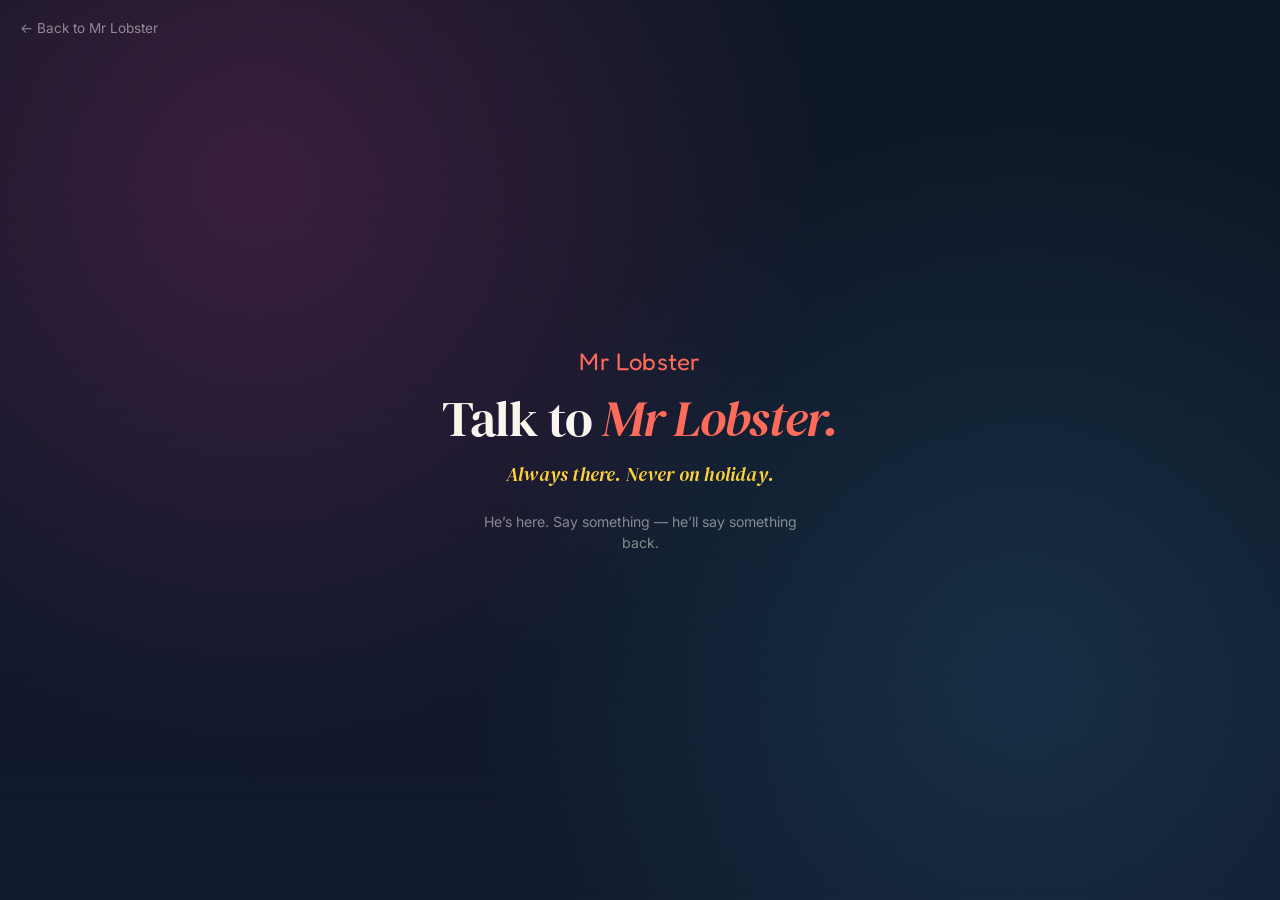
<file: meet/index.html>
<!DOCTYPE html>
<html lang="en-GB">
<head>
<meta charset="UTF-8">
<meta name="viewport" content="width=device-width, initial-scale=1.0">
<title>Meet Mr Lobster</title>
<meta name="description" content="Have a video conversation with Mr Lobster. Always there. Never on holiday.">
<meta name="robots" content="noindex">
<link rel="icon" href="data:image/svg+xml,<svg xmlns=%22http://www.w3.org/2000/svg%22 viewBox=%220 0 100 100%22><text y=%22.9em%22 font-size=%2290%22>🦞</text></svg>">
<link rel="preconnect" href="https://fonts.googleapis.com">
<link rel="preconnect" href="https://fonts.gstatic.com" crossorigin>
<link href="https://fonts.googleapis.com/css2?family=DM+Serif+Display:ital@0;1&family=Fredoka+One&family=Inter:wght@400;500;600&display=swap" rel="stylesheet">
<style>
*{box-sizing:border-box;margin:0;padding:0}
html,body{height:100%;overflow:hidden}
body{
  font-family:'Inter',system-ui,sans-serif;
  background:
    radial-gradient(circle at 20% 20%,rgba(255,58,160,.18),transparent 45%),
    radial-gradient(circle at 80% 75%,rgba(58,181,224,.14),transparent 45%),
    linear-gradient(180deg,#0E1726 0%,#11192c 100%);
  color:#fbf6ed;
  display:flex;flex-direction:column;align-items:center;justify-content:center;
  min-height:100vh;
  position:relative;overflow:hidden;
}
body::before{
  content:"";position:absolute;inset:0;pointer-events:none;
  background:repeating-linear-gradient(0deg,rgba(255,255,255,.018) 0,rgba(255,255,255,.018) 1px,transparent 1px,transparent 3px);
  mix-blend-mode:overlay;
}
.center{
  position:relative;z-index:1;
  display:flex;flex-direction:column;align-items:center;
  text-align:center;gap:16px;
  padding:24px;
}
.logo{
  font-family:'Fredoka One',sans-serif;
  font-size:1.5rem;color:#FF6B5B;
  text-decoration:none;letter-spacing:.01em;
}
h1{
  font-family:'DM Serif Display',Georgia,serif;
  font-weight:400;font-size:clamp(2rem,5vw,3.2rem);
  line-height:1.05;letter-spacing:-.02em;
}
h1 .accent{color:#FF6B5B;font-style:italic}
.tag{
  font-family:'DM Serif Display',Georgia,serif;
  font-style:italic;color:#ffd23a;
  font-size:clamp(.95rem,2vw,1.2rem);
  letter-spacing:.01em;
}
.hint{
  margin-top:8px;
  font-size:.88rem;color:rgba(251,246,237,.5);
  max-width:340px;line-height:1.5;
}
.back{
  position:absolute;top:20px;left:20px;z-index:10;
  color:rgba(251,246,237,.5);font-size:.85rem;
  text-decoration:none;display:flex;align-items:center;gap:6px;
  transition:color .15s;font-family:'Inter',sans-serif;
}
.back:hover{color:#FF6B5B}

/* Runway widget will float bottom-right via its own styles */
</style>
</head>
<body>

<a class="back" href="https://mrlobster.co.uk">← Back to Mr Lobster</a>

<div class="center">
  <a class="logo" href="https://mrlobster.co.uk">Mr Lobster</a>
  <h1>Talk to <span class="accent">Mr Lobster.</span></h1>
  <div class="tag">Always there. Never on holiday.</div>
  <p class="hint">He&rsquo;s here. Say something — he&rsquo;ll say something back.</p>
</div>

<script src="https://cdn.dev.runwayml.com/prod/widget.js"
        data-pub-key="pub_42beb0039f37954408ccd55ed25b9e7d9b4a2dcb65c764c1e0ebc0fd77c8cee6"></script>

</body>
</html>
</file>
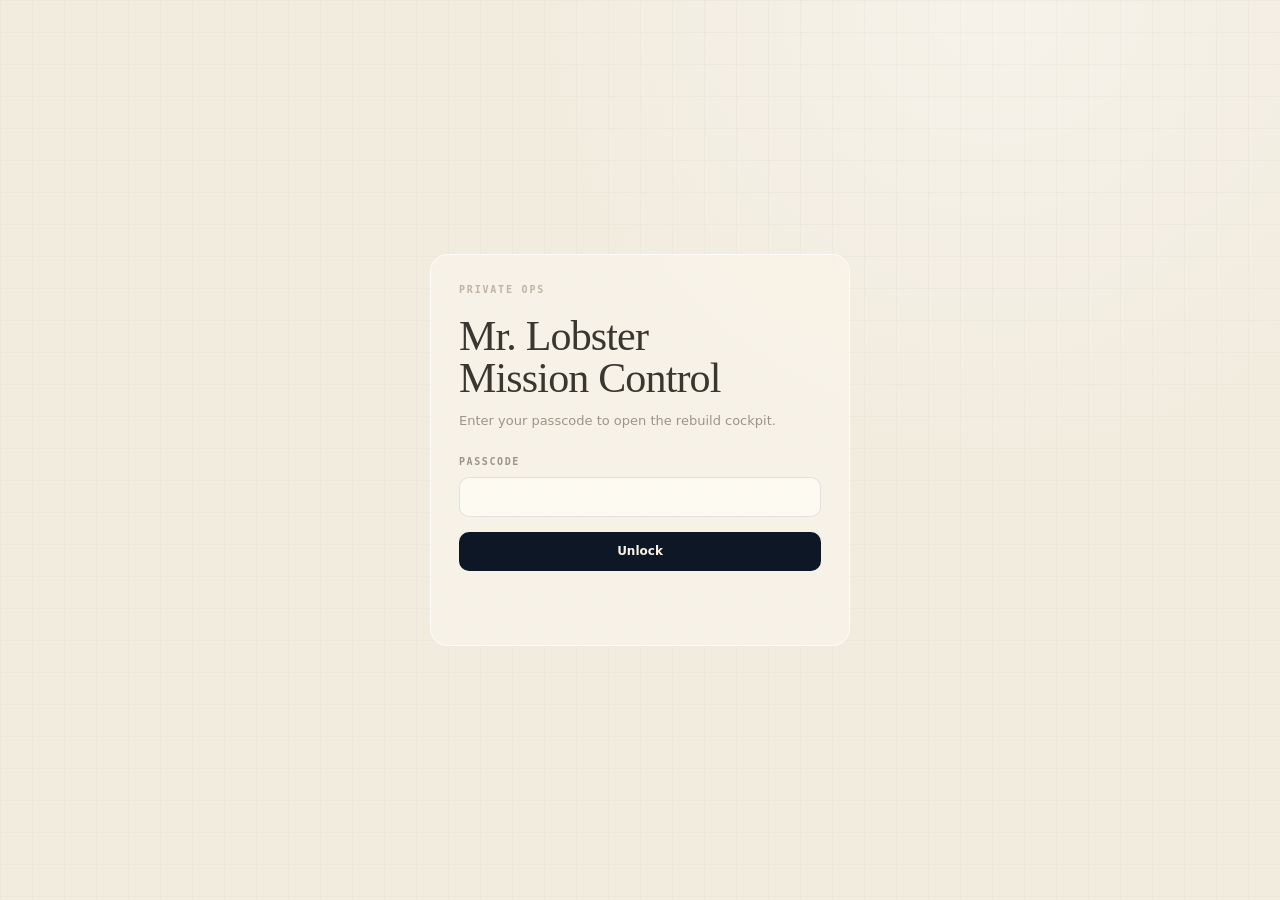
<file: lukasz/archive/index.html>
<!doctype html>
<html lang="en">
  <head>
    <meta charset="utf-8" />
    <meta name="viewport" content="width=device-width, initial-scale=1" />
    <title>Mr. Lobster Mission Control</title>
    <link rel="stylesheet" href="./styles.css" />
  </head>
  <body>
    <div id="lockscreen" class="lockscreen">
      <form id="loginForm" class="login-panel">
        <p class="eyebrow">PRIVATE OPS</p>
        <h1>Mr. Lobster Mission Control</h1>
        <p class="muted">Enter your passcode to open the rebuild cockpit.</p>
        <label>
          <span>Passcode</span>
          <input id="passcodeInput" type="password" autocomplete="current-password" />
        </label>
        <button type="submit">Unlock</button>
        <p id="loginError" class="login-error" role="alert"></p>
      </form>
    </div>

    <main id="app" class="app is-hidden">
      <header class="topline">
        <div class="brand-mark">
          <span class="status-dot"></span>
          <strong>MR. LOBSTER OS</strong>
          <span>// v3.0</span>
        </div>
        <div class="top-meta">
          <span id="todayLabel"></span>
          <span>MISSION: TERRY v3.0</span>
          <button id="lockButton" class="ghost-button" type="button">Lock</button>
        </div>
      </header>

      <section class="grid">
        <aside class="panel operator">
          <p class="panel-code">01 // OPERATOR</p>
          <div class="operator-card">
            <div class="avatar-wrap">
              <button id="avatarButton" class="avatar" type="button" aria-label="Upload profile photo">
                <span id="avatarInitials">LB</span>
                <img id="avatarImage" alt="Lukasz profile" class="is-hidden" />
              </button>
              <input id="avatarInput" type="file" accept="image/*" hidden />
            </div>
            <div>
              <h2>Lukasz</h2>
              <p>Founder · Builder · Reviewer</p>
            </div>
          </div>
          <dl class="mini-stats">
            <div>
              <dt>Focus</dt>
              <dd id="focusLabel">Ready</dd>
            </div>
            <div>
              <dt>Mode</dt>
              <dd>Deep Work</dd>
            </div>
            <div>
              <dt>Source</dt>
              <dd>v3 Master Plan</dd>
            </div>
          </dl>
        </aside>

        <section class="panel hero">
          <p class="panel-code hero-code">02 //<br />SESSION</p>
          <div>
            <h1>Good morning, Lukasz.</h1>
            <p>Pick the next useful task. Finish it manually, or link it back to GitHub when the repo catches up.</p>
          </div>
          <div class="hero-clock">
            <strong id="timeLabel">--:--</strong>
            <span>LOCAL TIME</span>
          </div>
          <div id="agentModule" class="agent-module">
            <div class="agent-meta">
              <span id="agentModelLabel">HAIKU 4.5</span>
              <span class="agent-live-indicator"><span class="agent-live-dot"></span>LIVE</span>
              <button id="agentRefresh" type="button" title="Refresh briefing">↻</button>
            </div>
            <div class="agent-output">
              <p id="agentText">Generating briefing…</p>
            </div>
          </div>
          <div id="calendarWidget" class="calendar-widget"></div>
        </section>

        <section class="panel vitals">
          <p class="panel-code">03 // VITALS</p>
          <strong id="progressPercent">0%</strong>
          <span>PROJECT PROGRESS</span>
          <div class="progress-track"><div id="progressBar"></div></div>
          <div class="ring-row">
            <div><span id="doneCount">0</span><small>Done</small></div>
            <div><span id="activeCount">0</span><small>Active</small></div>
            <div><span id="blockedCount">0</span><small>Blocked</small></div>
          </div>
        </section>

        <section class="panel current-task">
          <p class="panel-code">04 // ACTIVE TASK</p>
          <div id="currentTaskEmpty" class="empty-state">No active task. Pick one from the phase board.</div>
          <div id="currentTask" class="is-hidden">
            <div class="task-kicker" id="currentPhase"></div>
            <h2 id="currentTitle"></h2>
            <p id="currentDescription"></p>
            <div class="action-row">
              <button id="copyPromptButton" type="button">Copy Codex / Claude Prompt</button>
              <button id="completeCurrentButton" type="button" class="secondary">Mark Done</button>
              <button id="putBackButton" type="button" class="secondary">Put Back</button>
            </div>
          </div>
        </section>

        <section class="panel prompt-panel">
          <p class="panel-code">05 // HANDOFF PROMPT</p>
          <textarea id="promptBox" readonly></textarea>
        </section>

        <section class="panel github-panel">
          <p class="panel-code">06 // GITHUB LINK</p>
          <h2 class="repo-title">manzombie/mr_lobster_rebuild</h2>
          <p>This MVP keeps the dashboard simple and uses GitHub as the cross-machine project trail.</p>
          <div class="github-links">
            <a href="https://github.com/manzombie/mr_lobster_rebuild" target="_blank" rel="noreferrer">Open Repo</a>
            <a href="https://github.com/manzombie/mr_lobster_rebuild/issues" target="_blank" rel="noreferrer">Open Issues</a>
            <a href="https://github.com/manzombie/mr_lobster_rebuild/pulls" target="_blank" rel="noreferrer">Open PRs</a>
          </div>
          <p id="githubStatus" class="muted">Live GitHub completion sync is planned for v0.2.</p>
        </section>

        <section class="panel phase-board">
          <div class="board-head">
            <div>
              <p class="panel-code">07 // PHASE BOARD</p>
              <h2>Build Plan Tasks</h2>
            </div>
            <div class="board-tools">
              <div class="board-create">
                <button id="newTaskButton" type="button">New Task</button>
                <button id="newStageButton" type="button">New Stage</button>
              </div>
              <div class="filters" id="phaseFilters"></div>
            </div>
          </div>
          <div id="tasks"></div>
        </section>
      </section>
    </main>

    <script src="./mission-data.js"></script>
    <script src="./app.js"></script>
  </body>
</html>
</file>
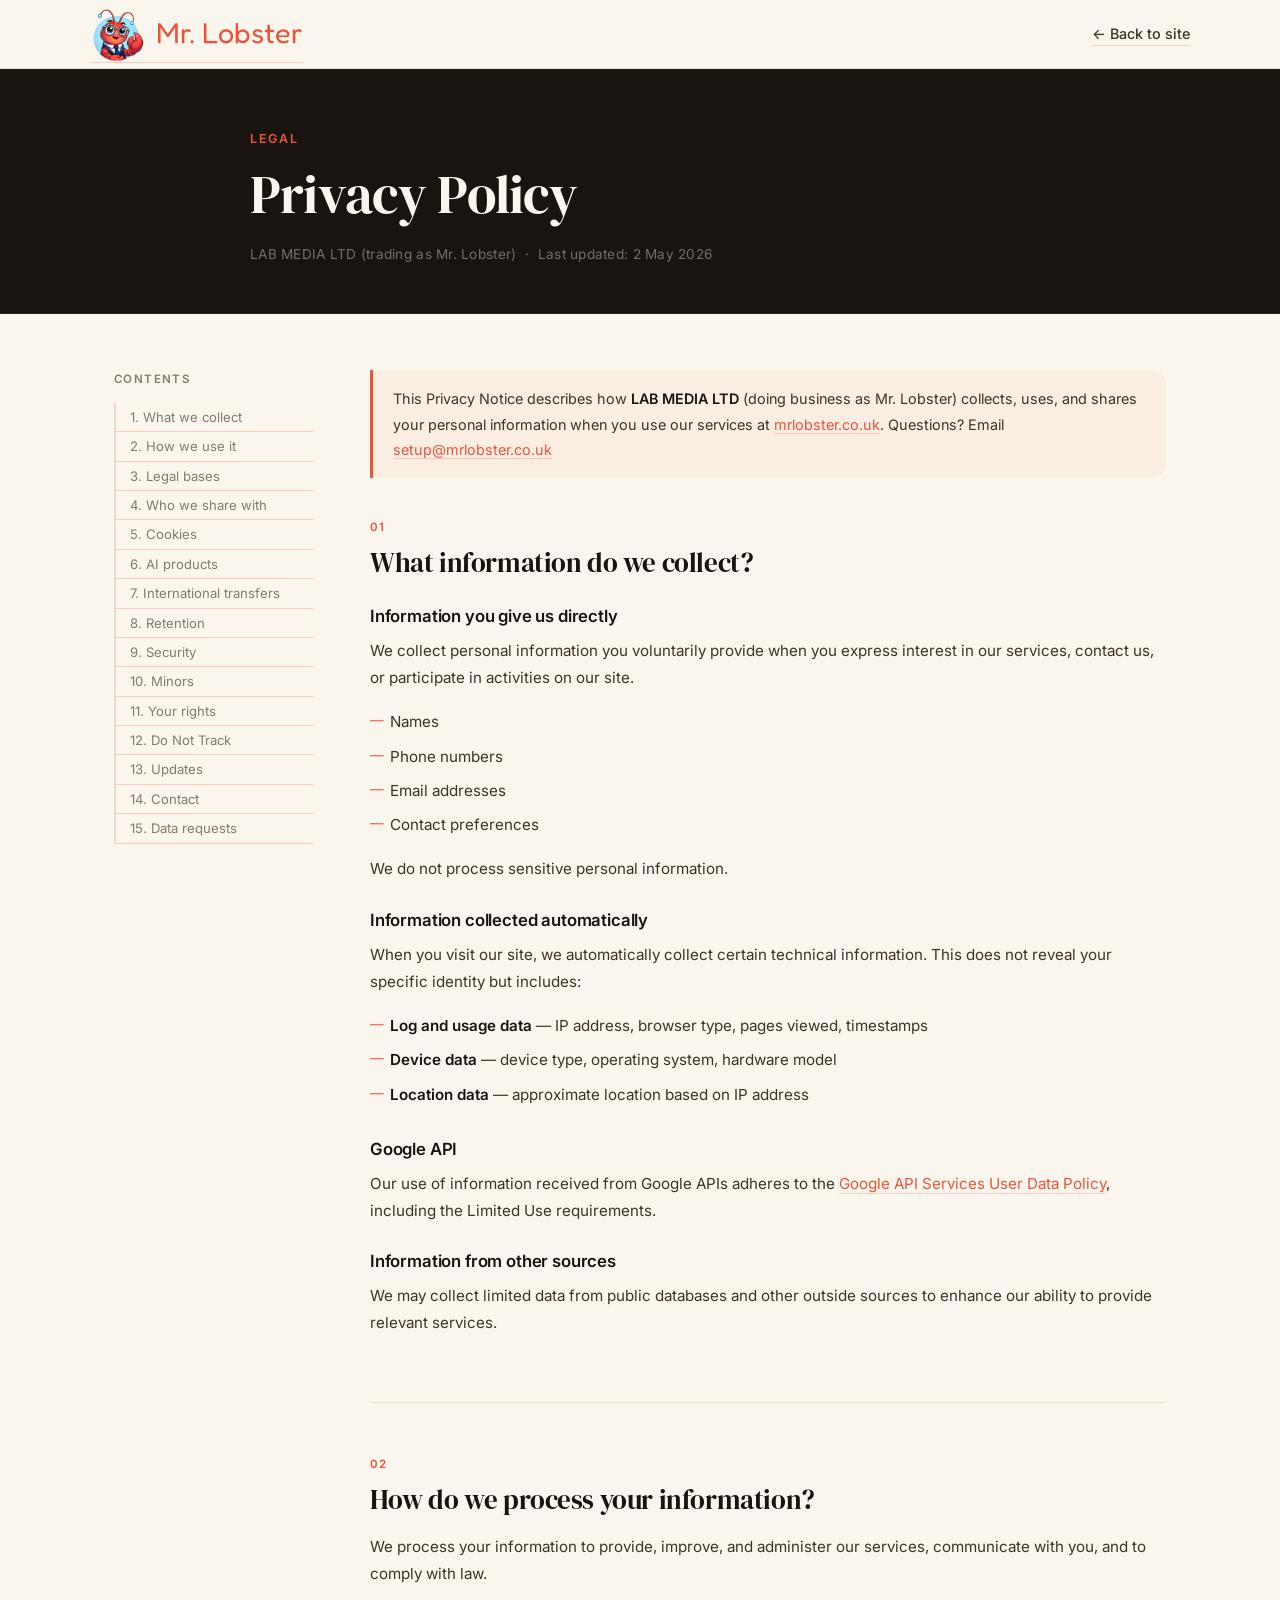
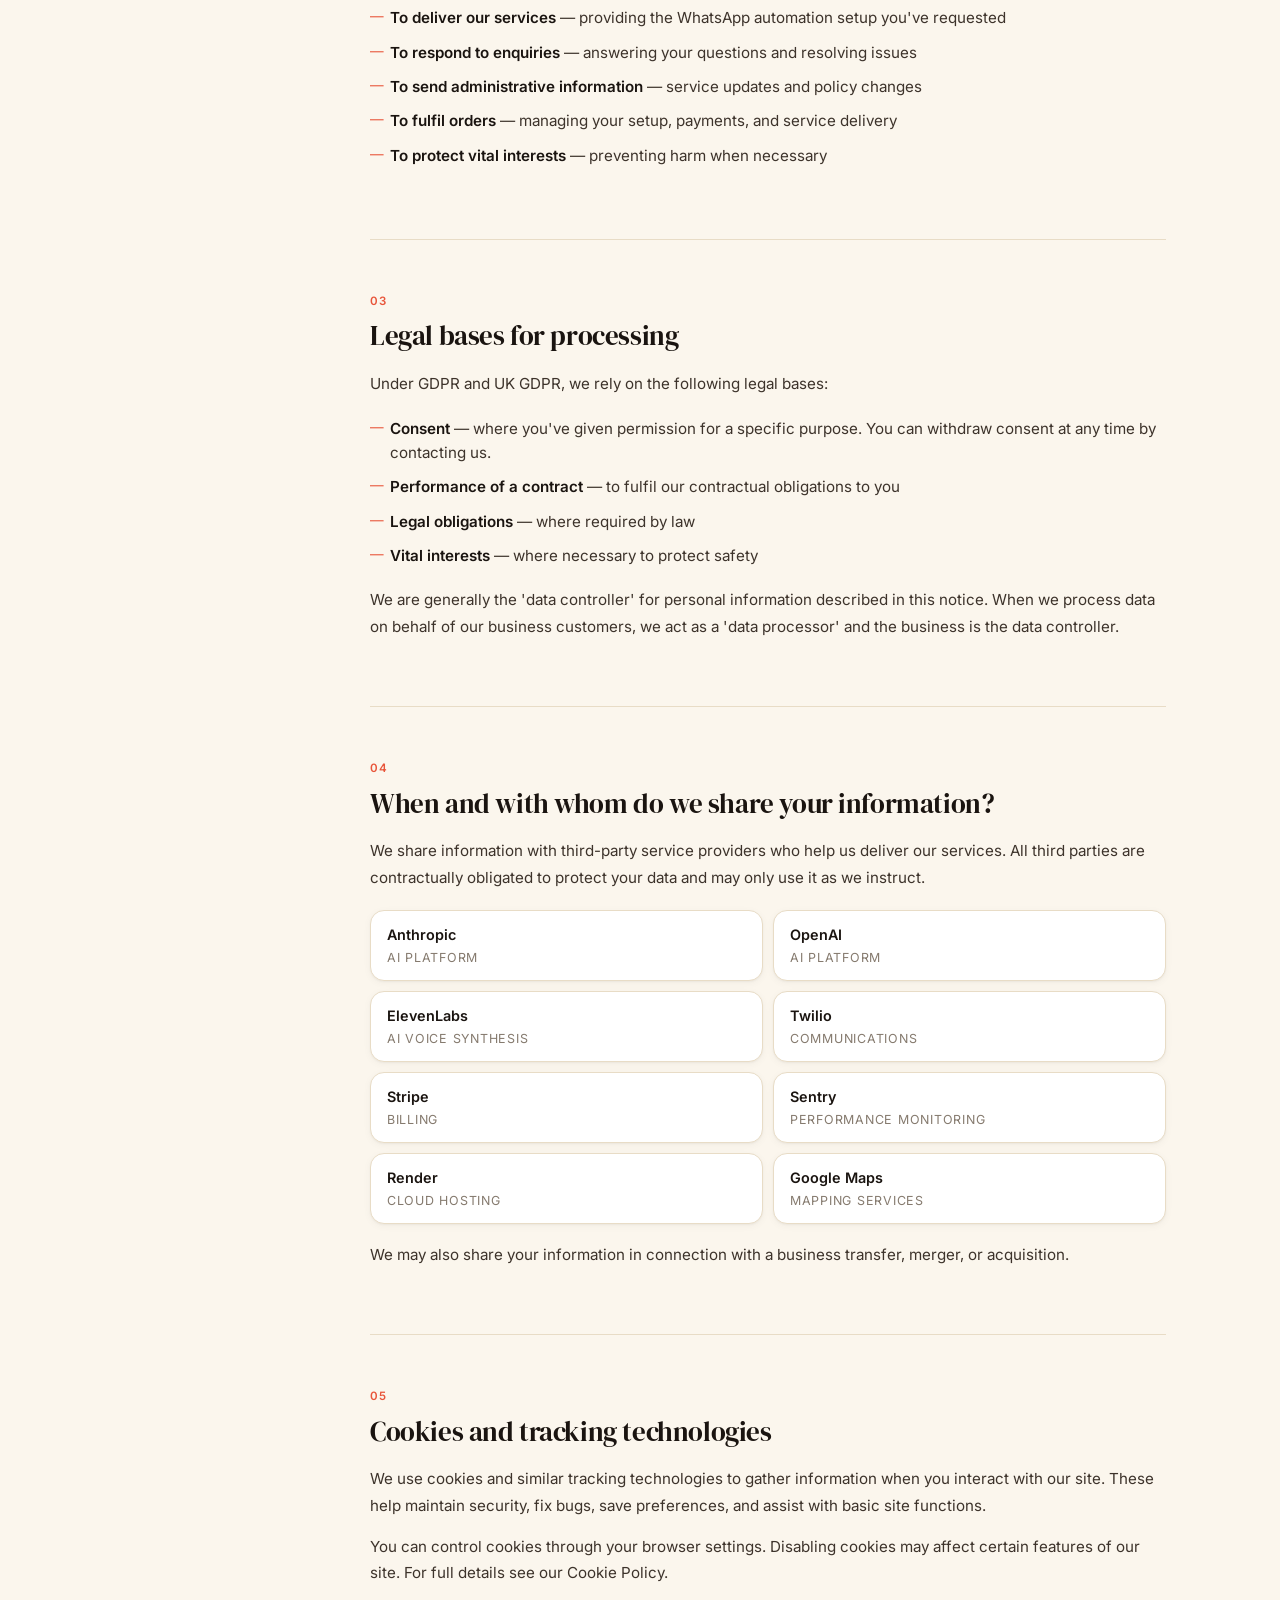
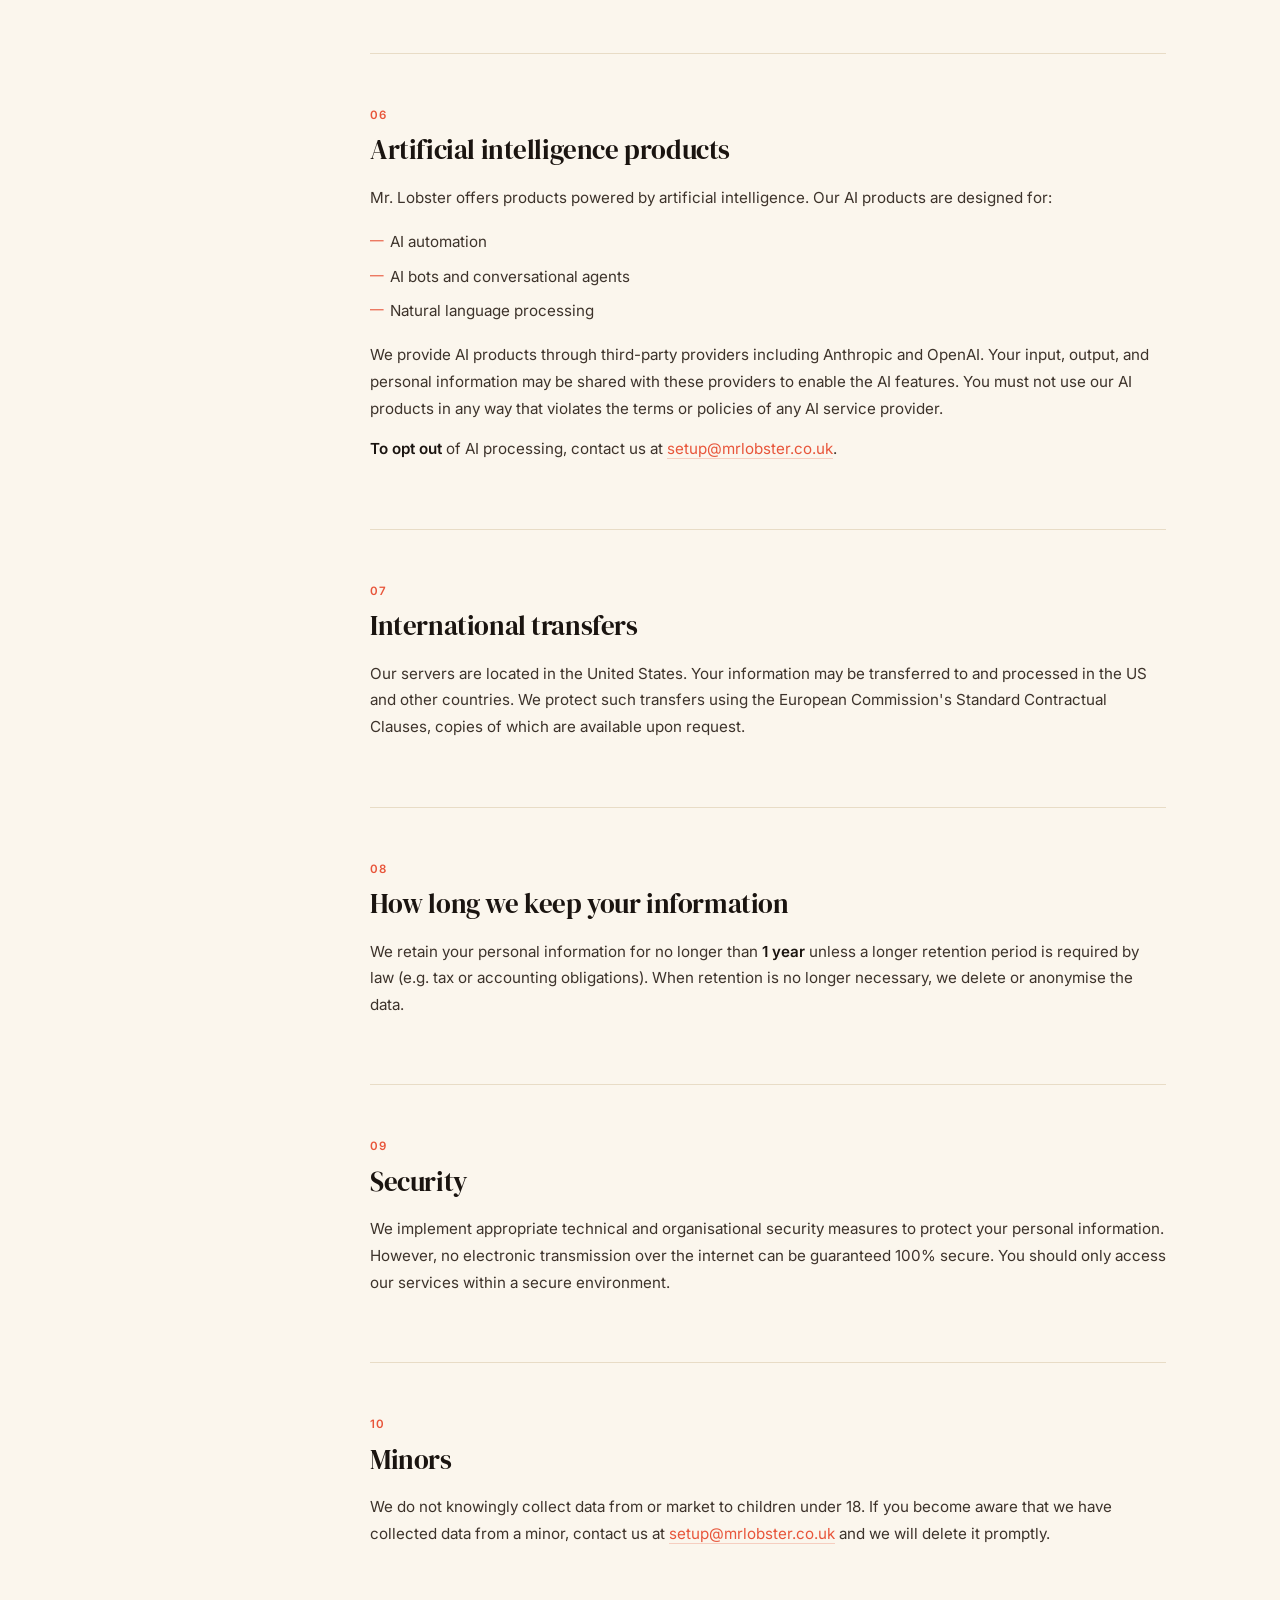
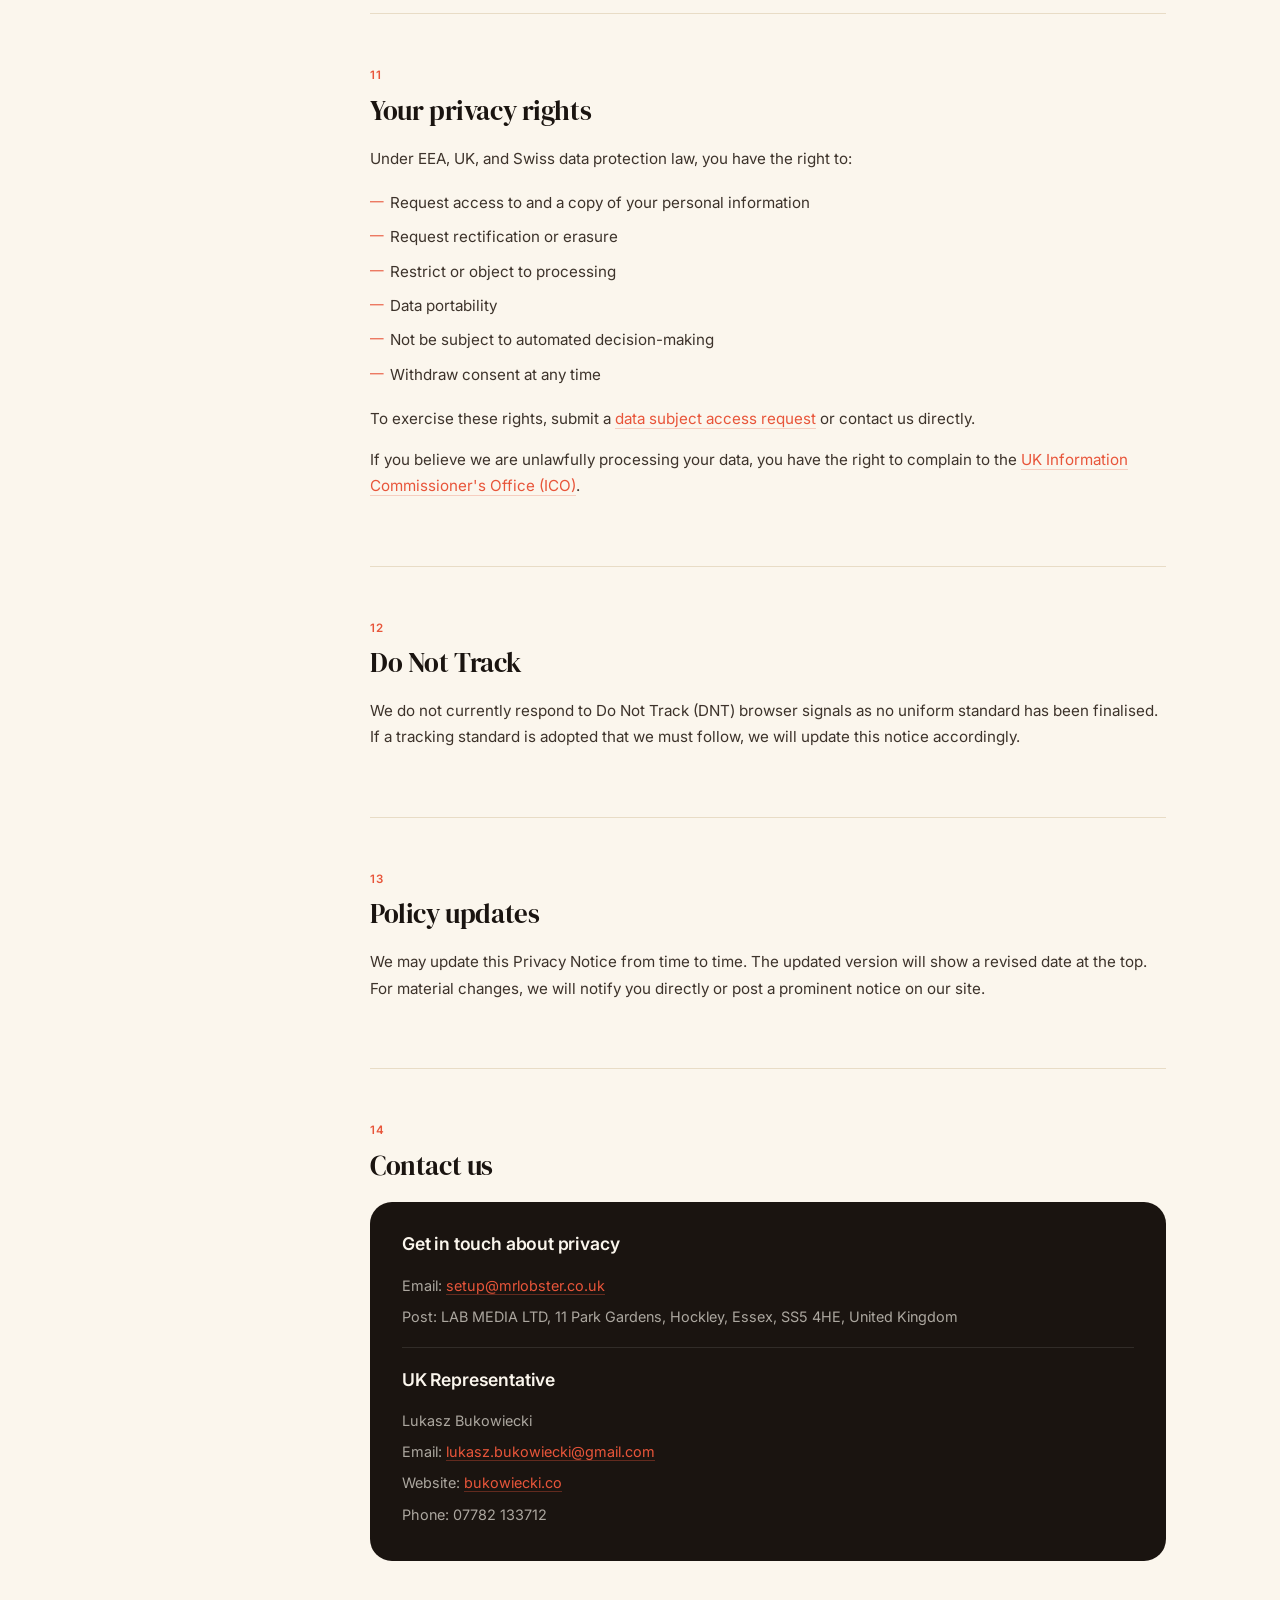
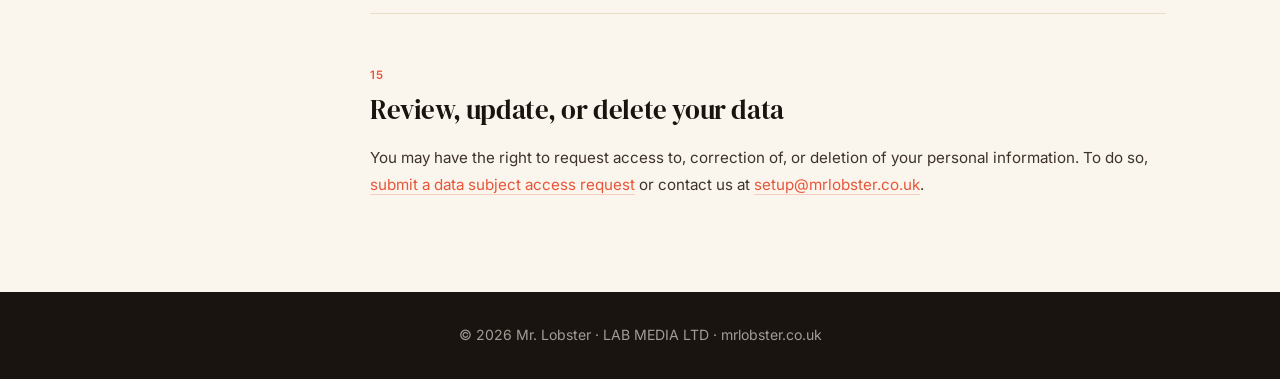
<file: privacy.html>
<!DOCTYPE html>
<html lang="en">
<head>
<meta charset="UTF-8">
<meta name="viewport" content="width=device-width, initial-scale=1.0">
<title>Privacy Policy — Mr. Lobster</title>
<meta name="description" content="Privacy Policy for Mr. Lobster — WhatsApp automation for UK businesses.">
<link rel="icon" href="data:image/svg+xml,<svg xmlns=%22http://www.w3.org/2000/svg%22 viewBox=%220 0 100 100%22><text y=%22.9em%22 font-size=%2290%22>🦞</text></svg>">
<link rel="preconnect" href="https://fonts.googleapis.com">
<link rel="preconnect" href="https://fonts.gstatic.com" crossorigin>
<link href="https://fonts.googleapis.com/css2?family=DM+Serif+Display:ital@0;1&family=Fredoka+One&family=Inter:wght@400;500;600;700&display=swap" rel="stylesheet">
<style>
:root{--cream:#fbf6ed;--cream-dark:#f3ebdb;--ink:#1a1410;--ink-soft:#3d332b;--muted:#857a6e;--lobster:#e8553a;--lobster-dark:#cc3f24;--gold:#c89b3c;--blue:#3ab5e0;--blue-dark:#2a9fc7;--line:#e8dcc6;--shadow-sm:0 1px 2px rgba(26,20,16,.04),0 2px 8px rgba(26,20,16,.04);--shadow-md:0 4px 12px rgba(26,20,16,.06),0 12px 32px rgba(26,20,16,.08);--radius:14px;--radius-lg:22px}
*{box-sizing:border-box;margin:0;padding:0}
html{scroll-behavior:smooth}
body{font-family:'Inter',system-ui,sans-serif;background:var(--cream);color:var(--ink);line-height:1.6;font-size:16px;-webkit-font-smoothing:antialiased;overflow-x:hidden}
h1,h2{font-family:'DM Serif Display',Georgia,serif;font-weight:400;letter-spacing:-.015em;color:var(--ink)}
h3{font-size:1.05rem;font-weight:600;letter-spacing:-.01em}

/* NAV — identical to index */
nav{position:sticky;top:0;z-index:200;background:rgba(251,246,237,.92);backdrop-filter:blur(12px);-webkit-backdrop-filter:blur(12px);border-bottom:1px solid var(--line);padding:0 24px}
.nav-inner{max-width:1100px;margin:0 auto;display:flex;align-items:center;justify-content:space-between;height:68px;gap:16px}
.logo{display:flex;align-items:center;gap:10px;text-decoration:none;color:var(--lobster);font-family:'Fredoka One',sans-serif;font-weight:400;font-size:1.8rem;letter-spacing:0}
.logo-mark{width:56px;height:56px;border-radius:0;overflow:visible;background:transparent;flex-shrink:0}
.logo-mark img{width:100%;height:100%;object-fit:contain;display:block}
.nav-back{font-size:.9rem;font-weight:500;color:var(--ink-soft);text-decoration:none;transition:color .2s}
.nav-back:hover{color:var(--lobster)}
@media(max-width:600px){.logo{font-size:1.5rem;gap:7px}.logo-mark{width:44px;height:44px}}

/* HERO BANNER */
.privacy-hero{background:var(--ink);padding:56px 24px 48px;border-bottom:1px solid rgba(255,255,255,.08)}
.privacy-hero-inner{max-width:780px;margin:0 auto}
.eyebrow{display:inline-block;font-size:.78rem;font-weight:600;letter-spacing:.14em;text-transform:uppercase;color:var(--lobster);margin-bottom:16px}
.privacy-hero h1{font-size:clamp(2rem,5vw,3.4rem);color:#fbf6ed;line-height:1.08;margin-bottom:20px}
.privacy-hero-meta{font-size:.85rem;color:rgba(251,246,237,.4);font-family:'Inter',sans-serif;letter-spacing:.02em}

/* LAYOUT */
.layout{max-width:1100px;margin:0 auto;padding:56px 24px 80px;display:grid;grid-template-columns:200px 1fr;gap:56px;align-items:start}
@media(max-width:768px){.layout{grid-template-columns:1fr;gap:0;padding:32px 24px 60px}.toc{display:none}}

/* TOC */
.toc{position:sticky;top:88px}
.toc-label{font-size:.72rem;font-weight:600;letter-spacing:.12em;text-transform:uppercase;color:var(--muted);margin-bottom:14px}
.toc-list{list-style:none;border-left:2px solid var(--line)}
.toc-list li a{display:block;padding:5px 0 5px 14px;font-size:.82rem;color:var(--muted);text-decoration:none;transition:color .2s,border-color .2s;border-left:2px solid transparent;margin-left:-2px;line-height:1.4}
.toc-list li a:hover{color:var(--lobster);border-left-color:var(--lobster)}

/* CONTENT */
.content section{margin-bottom:52px;padding-bottom:52px;border-bottom:1px solid var(--line)}
.content section:last-child{border-bottom:none;margin-bottom:0;padding-bottom:0}
.section-num{font-size:.72rem;font-weight:600;letter-spacing:.12em;text-transform:uppercase;color:var(--lobster);margin-bottom:10px}
.content h2{font-size:1.7rem;margin-bottom:18px;line-height:1.2}
.content h3{margin:24px 0 8px;color:var(--ink)}
.content p{font-size:.95rem;color:var(--ink-soft);margin-bottom:14px;line-height:1.75}
.content ul{margin:10px 0 14px;padding-left:0;list-style:none}
.content ul li{font-size:.95rem;color:var(--ink-soft);padding:5px 0 5px 20px;position:relative;line-height:1.6}
.content ul li::before{content:'—';position:absolute;left:0;color:var(--lobster);font-size:.85rem}
strong{font-weight:600;color:var(--ink)}
a{color:var(--lobster);text-decoration:none;border-bottom:1px solid rgba(232,85,58,.25);transition:border-color .2s}
a:hover{border-bottom-color:var(--lobster)}

/* CALLOUT */
.callout{background:rgba(232,85,58,.06);border-left:3px solid var(--lobster);padding:16px 20px;border-radius:0 var(--radius) var(--radius) 0;margin-bottom:40px}
.callout p{margin:0;font-size:.9rem;color:var(--ink-soft)}

/* THIRD PARTY GRID */
.third-party-grid{display:grid;grid-template-columns:1fr 1fr;gap:10px;margin:18px 0}
@media(max-width:500px){.third-party-grid{grid-template-columns:1fr}}
.tp-item{background:white;border:1px solid var(--line);border-radius:var(--radius);padding:12px 16px;box-shadow:var(--shadow-sm)}
.tp-name{font-weight:600;font-size:.9rem;color:var(--ink);margin-bottom:2px}
.tp-purpose{font-size:.78rem;color:var(--muted);text-transform:uppercase;letter-spacing:.06em}

/* CONTACT CARD */
.contact-card{background:var(--ink);border-radius:var(--radius-lg);padding:28px 32px;margin-top:20px}
.contact-card h3{color:#fbf6ed;font-size:1.1rem;margin-top:0;margin-bottom:14px}
.contact-card p{color:rgba(251,246,237,.65);margin-bottom:6px;font-size:.9rem}
.contact-card a{color:var(--lobster);border-bottom-color:rgba(232,85,58,.35)}
.contact-divider{border:none;border-top:1px solid rgba(255,255,255,.1);margin:18px 0}

/* FOOTER */
footer{background:var(--ink);color:rgba(251,246,237,.6);padding:32px 24px;font-size:.88rem;text-align:center}
footer a{color:rgba(251,246,237,.6);border-bottom:none}
footer a:hover{color:var(--lobster)}
</style>
</head>
<body>

<nav id="nav">
  <div class="nav-inner">
    <a href="/" class="logo">
      <span class="logo-mark"><img src="assets/mr_lobster_logo.png" alt="Mr. Lobster"></span>
      Mr. Lobster
    </a>
    <a href="/" class="nav-back">← Back to site</a>
  </div>
</nav>

<div class="privacy-hero">
  <div class="privacy-hero-inner">
    <div class="eyebrow">Legal</div>
    <h1>Privacy Policy</h1>
    <p class="privacy-hero-meta">LAB MEDIA LTD (trading as Mr. Lobster) &nbsp;·&nbsp; Last updated: 2 May 2026</p>
  </div>
</div>

<div class="layout">

  <aside class="toc">
    <p class="toc-label">Contents</p>
    <ul class="toc-list">
      <li><a href="#collect">1. What we collect</a></li>
      <li><a href="#process">2. How we use it</a></li>
      <li><a href="#legal">3. Legal bases</a></li>
      <li><a href="#share">4. Who we share with</a></li>
      <li><a href="#cookies">5. Cookies</a></li>
      <li><a href="#ai">6. AI products</a></li>
      <li><a href="#transfers">7. International transfers</a></li>
      <li><a href="#retention">8. Retention</a></li>
      <li><a href="#security">9. Security</a></li>
      <li><a href="#minors">10. Minors</a></li>
      <li><a href="#rights">11. Your rights</a></li>
      <li><a href="#dnt">12. Do Not Track</a></li>
      <li><a href="#updates">13. Updates</a></li>
      <li><a href="#contact">14. Contact</a></li>
      <li><a href="#request">15. Data requests</a></li>
    </ul>
  </aside>

  <main class="content">

    <div class="callout">
      <p>This Privacy Notice describes how <strong>LAB MEDIA LTD</strong> (doing business as Mr. Lobster) collects, uses, and shares your personal information when you use our services at <a href="http://mrlobster.co.uk">mrlobster.co.uk</a>. Questions? Email <a href="mailto:setup@mrlobster.co.uk">setup@mrlobster.co.uk</a></p>
    </div>

    <section id="collect">
      <div class="section-num">01</div>
      <h2>What information do we collect?</h2>
      <h3>Information you give us directly</h3>
      <p>We collect personal information you voluntarily provide when you express interest in our services, contact us, or participate in activities on our site.</p>
      <ul>
        <li>Names</li>
        <li>Phone numbers</li>
        <li>Email addresses</li>
        <li>Contact preferences</li>
      </ul>
      <p>We do not process sensitive personal information.</p>
      <h3>Information collected automatically</h3>
      <p>When you visit our site, we automatically collect certain technical information. This does not reveal your specific identity but includes:</p>
      <ul>
        <li><strong>Log and usage data</strong> — IP address, browser type, pages viewed, timestamps</li>
        <li><strong>Device data</strong> — device type, operating system, hardware model</li>
        <li><strong>Location data</strong> — approximate location based on IP address</li>
      </ul>
      <h3>Google API</h3>
      <p>Our use of information received from Google APIs adheres to the <a href="https://developers.google.com/terms/api-services-user-data-policy" target="_blank">Google API Services User Data Policy</a>, including the Limited Use requirements.</p>
      <h3>Information from other sources</h3>
      <p>We may collect limited data from public databases and other outside sources to enhance our ability to provide relevant services.</p>
    </section>

    <section id="process">
      <div class="section-num">02</div>
      <h2>How do we process your information?</h2>
      <p>We process your information to provide, improve, and administer our services, communicate with you, and to comply with law.</p>
      <ul>
        <li><strong>To deliver our services</strong> — providing the WhatsApp automation setup you've requested</li>
        <li><strong>To respond to enquiries</strong> — answering your questions and resolving issues</li>
        <li><strong>To send administrative information</strong> — service updates and policy changes</li>
        <li><strong>To fulfil orders</strong> — managing your setup, payments, and service delivery</li>
        <li><strong>To protect vital interests</strong> — preventing harm when necessary</li>
      </ul>
    </section>

    <section id="legal">
      <div class="section-num">03</div>
      <h2>Legal bases for processing</h2>
      <p>Under GDPR and UK GDPR, we rely on the following legal bases:</p>
      <ul>
        <li><strong>Consent</strong> — where you've given permission for a specific purpose. You can withdraw consent at any time by contacting us.</li>
        <li><strong>Performance of a contract</strong> — to fulfil our contractual obligations to you</li>
        <li><strong>Legal obligations</strong> — where required by law</li>
        <li><strong>Vital interests</strong> — where necessary to protect safety</li>
      </ul>
      <p>We are generally the 'data controller' for personal information described in this notice. When we process data on behalf of our business customers, we act as a 'data processor' and the business is the data controller.</p>
    </section>

    <section id="share">
      <div class="section-num">04</div>
      <h2>When and with whom do we share your information?</h2>
      <p>We share information with third-party service providers who help us deliver our services. All third parties are contractually obligated to protect your data and may only use it as we instruct.</p>
      <div class="third-party-grid">
        <div class="tp-item"><div class="tp-name">Anthropic</div><div class="tp-purpose">AI platform</div></div>
        <div class="tp-item"><div class="tp-name">OpenAI</div><div class="tp-purpose">AI platform</div></div>
        <div class="tp-item"><div class="tp-name">ElevenLabs</div><div class="tp-purpose">AI voice synthesis</div></div>
        <div class="tp-item"><div class="tp-name">Twilio</div><div class="tp-purpose">Communications</div></div>
        <div class="tp-item"><div class="tp-name">Stripe</div><div class="tp-purpose">Billing</div></div>
        <div class="tp-item"><div class="tp-name">Sentry</div><div class="tp-purpose">Performance monitoring</div></div>
        <div class="tp-item"><div class="tp-name">Render</div><div class="tp-purpose">Cloud hosting</div></div>
        <div class="tp-item"><div class="tp-name">Google Maps</div><div class="tp-purpose">Mapping services</div></div>
      </div>
      <p>We may also share your information in connection with a business transfer, merger, or acquisition.</p>
    </section>

    <section id="cookies">
      <div class="section-num">05</div>
      <h2>Cookies and tracking technologies</h2>
      <p>We use cookies and similar tracking technologies to gather information when you interact with our site. These help maintain security, fix bugs, save preferences, and assist with basic site functions.</p>
      <p>You can control cookies through your browser settings. Disabling cookies may affect certain features of our site. For full details see our Cookie Policy.</p>
    </section>

    <section id="ai">
      <div class="section-num">06</div>
      <h2>Artificial intelligence products</h2>
      <p>Mr. Lobster offers products powered by artificial intelligence. Our AI products are designed for:</p>
      <ul>
        <li>AI automation</li>
        <li>AI bots and conversational agents</li>
        <li>Natural language processing</li>
      </ul>
      <p>We provide AI products through third-party providers including Anthropic and OpenAI. Your input, output, and personal information may be shared with these providers to enable the AI features. You must not use our AI products in any way that violates the terms or policies of any AI service provider.</p>
      <p><strong>To opt out</strong> of AI processing, contact us at <a href="mailto:setup@mrlobster.co.uk">setup@mrlobster.co.uk</a>.</p>
    </section>

    <section id="transfers">
      <div class="section-num">07</div>
      <h2>International transfers</h2>
      <p>Our servers are located in the United States. Your information may be transferred to and processed in the US and other countries. We protect such transfers using the European Commission's Standard Contractual Clauses, copies of which are available upon request.</p>
    </section>

    <section id="retention">
      <div class="section-num">08</div>
      <h2>How long we keep your information</h2>
      <p>We retain your personal information for no longer than <strong>1 year</strong> unless a longer retention period is required by law (e.g. tax or accounting obligations). When retention is no longer necessary, we delete or anonymise the data.</p>
    </section>

    <section id="security">
      <div class="section-num">09</div>
      <h2>Security</h2>
      <p>We implement appropriate technical and organisational security measures to protect your personal information. However, no electronic transmission over the internet can be guaranteed 100% secure. You should only access our services within a secure environment.</p>
    </section>

    <section id="minors">
      <div class="section-num">10</div>
      <h2>Minors</h2>
      <p>We do not knowingly collect data from or market to children under 18. If you become aware that we have collected data from a minor, contact us at <a href="mailto:setup@mrlobster.co.uk">setup@mrlobster.co.uk</a> and we will delete it promptly.</p>
    </section>

    <section id="rights">
      <div class="section-num">11</div>
      <h2>Your privacy rights</h2>
      <p>Under EEA, UK, and Swiss data protection law, you have the right to:</p>
      <ul>
        <li>Request access to and a copy of your personal information</li>
        <li>Request rectification or erasure</li>
        <li>Restrict or object to processing</li>
        <li>Data portability</li>
        <li>Not be subject to automated decision-making</li>
        <li>Withdraw consent at any time</li>
      </ul>
      <p>To exercise these rights, submit a <a href="https://app.termly.io/dsar/4733256f-2369-402b-9acf-326188b42aa3" target="_blank">data subject access request</a> or contact us directly.</p>
      <p>If you believe we are unlawfully processing your data, you have the right to complain to the <a href="https://ico.org.uk/make-a-complaint/data-protection-complaints/" target="_blank">UK Information Commissioner's Office (ICO)</a>.</p>
    </section>

    <section id="dnt">
      <div class="section-num">12</div>
      <h2>Do Not Track</h2>
      <p>We do not currently respond to Do Not Track (DNT) browser signals as no uniform standard has been finalised. If a tracking standard is adopted that we must follow, we will update this notice accordingly.</p>
    </section>

    <section id="updates">
      <div class="section-num">13</div>
      <h2>Policy updates</h2>
      <p>We may update this Privacy Notice from time to time. The updated version will show a revised date at the top. For material changes, we will notify you directly or post a prominent notice on our site.</p>
    </section>

    <section id="contact">
      <div class="section-num">14</div>
      <h2>Contact us</h2>
      <div class="contact-card">
        <h3>Get in touch about privacy</h3>
        <p>Email: <a href="mailto:setup@mrlobster.co.uk">setup@mrlobster.co.uk</a></p>
        <p>Post: LAB MEDIA LTD, 11 Park Gardens, Hockley, Essex, SS5 4HE, United Kingdom</p>
        <hr class="contact-divider">
        <h3>UK Representative</h3>
        <p>Lukasz Bukowiecki</p>
        <p>Email: <a href="mailto:lukasz.bukowiecki@gmail.com">lukasz.bukowiecki@gmail.com</a></p>
        <p>Website: <a href="https://bukowiecki.co" target="_blank">bukowiecki.co</a></p>
        <p>Phone: 07782 133712</p>
      </div>
    </section>

    <section id="request">
      <div class="section-num">15</div>
      <h2>Review, update, or delete your data</h2>
      <p>You may have the right to request access to, correction of, or deletion of your personal information. To do so, <a href="https://app.termly.io/dsar/4733256f-2369-402b-9acf-326188b42aa3" target="_blank">submit a data subject access request</a> or contact us at <a href="mailto:setup@mrlobster.co.uk">setup@mrlobster.co.uk</a>.</p>
    </section>

  </main>
</div>

<footer>
  <div>© 2026 Mr. Lobster · LAB MEDIA LTD · <a href="/">mrlobster.co.uk</a></div>
</footer>

</body>
</html>
</file>
<file: lukasz/styles.css>
:root {
  --linen: #f2ecdf;
  --linen-2: #f8f3e8;
  --panel: rgba(248, 243, 232, 0.72);
  --ink: #3a3630;
  --ink-soft: #6b6458;
  --muted: #9c9488;
  --faint: #bdb4a5;
  --line: rgba(43, 41, 37, 0.115);
  --line-strong: rgba(43, 41, 37, 0.18);
  --dark: #0E1726;
  --accent: #FF6B5B;
  --accent-soft: rgba(255, 107, 91, 0.12);
  --ok: #637a5d;
  --warn: #b58a4e;
  --danger: #b96855;
  --radius: 18px;
}

* {
  box-sizing: border-box;
}

html {
  min-height: 100%;
  background: var(--linen);
}

body {
  margin: 0;
  min-height: 100vh;
  background:
    linear-gradient(rgba(43, 41, 37, 0.028) 1px, transparent 1px),
    linear-gradient(90deg, rgba(43, 41, 37, 0.024) 1px, transparent 1px),
    radial-gradient(circle at 78% 0%, rgba(255, 255, 255, 0.34), transparent 30rem),
    var(--linen);
  background-size: 32px 32px, 32px 32px, auto, auto;
  color: var(--ink);
  font-family: Inter, ui-sans-serif, system-ui, -apple-system, BlinkMacSystemFont, "Segoe UI", sans-serif;
  font-size: 13px;
  line-height: 1.42;
  letter-spacing: 0;
}

button,
input,
textarea {
  font: inherit;
}

.is-hidden {
  display: none !important;
}

.lockscreen {
  min-height: 100vh;
  display: grid;
  place-items: center;
  padding: 24px;
}

.login-panel {
  width: min(420px, 100%);
  padding: 28px;
  border: 1px solid rgba(255, 255, 255, 0.7);
  border-radius: var(--radius);
  background: rgba(248, 243, 232, 0.86);
}

.login-panel h1 {
  max-width: 13ch;
  margin: 0;
  font-family: Georgia, "Times New Roman", serif;
  font-size: clamp(28px, 5vw, 42px);
  line-height: 1;
  font-weight: 400;
  letter-spacing: -0.02em;
}

.login-panel label {
  display: grid;
  gap: 8px;
  margin-top: 24px;
  color: var(--muted);
  font-family: "JetBrains Mono", "SFMono-Regular", Consolas, monospace;
  text-transform: uppercase;
  letter-spacing: 0.16em;
  font-size: 10px;
  font-weight: 700;
}

.login-panel input {
  width: 100%;
  border: 1px solid var(--line);
  border-radius: 10px;
  padding: 12px 13px;
  background: rgba(255, 252, 245, 0.72);
  color: var(--ink);
  outline: none;
}

.login-panel input:focus {
  border-color: var(--dark);
}

.login-panel button,
.action-row button,
.github-links a {
  border: 1px solid transparent;
  border-radius: 10px;
  padding: 10px 13px;
  background: var(--dark);
  color: var(--linen-2);
  font-size: 12px;
  font-weight: 700;
  cursor: pointer;
  text-decoration: none;
  transition: background 0.18s ease;
}

.login-panel button:hover,
.action-row button:hover,
.github-links a:hover {
  background: var(--accent);
}

.login-panel button {
  width: 100%;
  margin-top: 15px;
}

.login-error {
  min-height: 20px;
  color: var(--danger);
  font-weight: 700;
}

.app {
  width: min(1760px, 100%);
  margin: 0 auto;
  padding: 18px;
}

.topline {
  min-height: 34px;
  display: flex;
  justify-content: space-between;
  align-items: center;
  gap: 18px;
  padding: 0 2px 14px;
  color: var(--muted);
  font-family: "JetBrains Mono", "SFMono-Regular", Consolas, monospace;
  font-size: 10px;
  font-weight: 700;
  letter-spacing: 0.18em;
  text-transform: uppercase;
}

.brand-mark,
.top-meta {
  display: flex;
  align-items: center;
  gap: 12px;
  flex-wrap: wrap;
}

.status-dot {
  width: 8px;
  height: 8px;
  border-radius: 50%;
  background: var(--accent);
  box-shadow: 0 0 0 3px var(--accent-soft);
}

.ghost-button {
  border: 1px solid var(--line);
  background: rgba(248, 243, 232, 0.5);
  color: var(--ink);
  border-radius: 999px;
  padding: 7px 12px;
  cursor: pointer;
  font-size: 11px;
}

.grid {
  display: grid;
  grid-template-columns: 300px minmax(520px, 1fr) 330px;
  grid-auto-rows: min-content;
  gap: 14px;
}

.panel {
  border: 1px solid rgba(255, 255, 255, 0.72);
  border-radius: var(--radius);
  background: var(--panel);
  box-shadow: inset 0 0 0 1px rgba(43, 41, 37, 0.035);
  padding: 20px;
  overflow: hidden;
}

.panel-code,
.eyebrow {
  margin: 0 0 18px;
  color: var(--faint);
  font-family: "JetBrains Mono", "SFMono-Regular", Consolas, monospace;
  font-size: 10px;
  font-weight: 800;
  letter-spacing: 0.18em;
  text-transform: uppercase;
}

.operator-card {
  display: grid;
  grid-template-columns: 58px 1fr;
  gap: 13px;
  align-items: center;
  margin-bottom: 18px;
}

.avatar-wrap {
  position: relative;
}

.avatar {
  width: 58px;
  height: 58px;
  display: grid;
  place-items: center;
  padding: 0;
  border: 0;
  border-radius: 14px;
  background: var(--dark);
  color: var(--linen-2);
  font-family: Georgia, "Times New Roman", serif;
  font-size: 20px;
  font-weight: 400;
  cursor: pointer;
  overflow: hidden;
}

.avatar img {
  width: 100%;
  height: 100%;
  object-fit: cover;
  display: block;
}

.avatar:hover {
  outline: 2px solid var(--accent);
  outline-offset: 3px;
}

.operator h2,
.current-task h2,
.github-panel h2,
.phase-board h2 {
  margin: 0;
  font-family: Georgia, "Times New Roman", serif;
  font-size: 20px;
  line-height: 1.08;
  font-weight: 400;
  letter-spacing: -0.02em;
  color: var(--ink);
}

.board-tools {
  display: grid;
  gap: 10px;
  justify-items: end;
}

.board-create {
  display: flex;
  justify-content: flex-end;
  gap: 8px;
  flex-wrap: wrap;
}

.board-create button {
  border: 1px solid var(--line);
  border-radius: 999px;
  padding: 7px 11px;
  background: rgba(255, 252, 245, 0.56);
  color: var(--ink);
  font-family: "JetBrains Mono", "SFMono-Regular", Consolas, monospace;
  font-size: 10px;
  font-weight: 800;
  letter-spacing: 0.1em;
  text-transform: uppercase;
  cursor: pointer;
}

.board-create button:hover {
  border-color: var(--dark);
  background: var(--dark);
  color: var(--linen-2);
}

.operator p,
.muted,
.hero p,
.github-panel p,
.task p,
.phase-head span {
  color: var(--muted);
}

.operator p,
.hero p,
.github-panel p {
  margin: 7px 0 0;
  font-size: 12px;
}

.mini-stats {
  display: grid;
  grid-template-columns: 1fr 1fr;
  gap: 0;
  margin: 0;
  border-top: 1px solid var(--line);
}

.mini-stats div {
  min-height: 72px;
  padding: 13px 13px 0 0;
  border-bottom: 1px solid var(--line);
}

.mini-stats div:nth-child(even) {
  padding-left: 13px;
  border-left: 1px solid var(--line);
}

.mini-stats dt {
  color: var(--muted);
  font-family: "JetBrains Mono", "SFMono-Regular", Consolas, monospace;
  font-size: 10px;
  text-transform: uppercase;
  letter-spacing: 0.15em;
}

.mini-stats dd {
  margin: 5px 0 0;
  font-size: 13px;
  font-weight: 600;
  color: var(--ink-soft);
}

.hero {
  display: grid;
  grid-template-columns: 74px minmax(260px, 1fr) auto;
  gap: 20px;
  align-items: start;
}

.calendar-widget {
  grid-column: 1 / -1;
  padding-top: 16px;
  border-top: 1px solid var(--line);
}

.cal-nav {
  display: flex;
  align-items: center;
  justify-content: space-between;
  margin-bottom: 14px;
}

.cal-nav span {
  font-family: "JetBrains Mono", "SFMono-Regular", Consolas, monospace;
  font-size: 10px;
  font-weight: 800;
  letter-spacing: 0.14em;
  text-transform: uppercase;
  color: var(--ink-soft);
}

.cal-nav button {
  border: 1px solid var(--line);
  background: rgba(255, 252, 245, 0.5);
  color: var(--ink);
  border-radius: 6px;
  padding: 4px 10px;
  cursor: pointer;
  font-size: 11px;
  font-weight: 700;
}

.cal-nav button:hover {
  background: var(--accent);
  color: #fff;
  border-color: var(--accent);
}

.cal-months {
  display: grid;
  grid-template-columns: repeat(3, 1fr);
  gap: 20px;
}

.cal-month-name {
  font-family: "JetBrains Mono", "SFMono-Regular", Consolas, monospace;
  font-size: 10px;
  font-weight: 800;
  letter-spacing: 0.12em;
  text-transform: uppercase;
  color: var(--muted);
  margin-bottom: 8px;
}

.cal-grid {
  display: grid;
  grid-template-columns: repeat(7, 1fr);
  gap: 2px;
}

.cal-header {
  font-family: "JetBrains Mono", "SFMono-Regular", Consolas, monospace;
  font-size: 9px;
  font-weight: 700;
  color: var(--faint);
  text-align: center;
  padding: 2px 0 4px;
}

.cal-day,
.cal-empty {
  aspect-ratio: 1;
  display: grid;
  place-items: center;
  border-radius: 4px;
  font-size: 10px;
  color: var(--ink-soft);
}

.cal-day {
  border: 0;
  appearance: none;
  background: transparent;
  font: inherit;
  cursor: default;
  position: relative;
}

.cal-day.is-today {
  border: 2px solid #FF6B5B;
  color: #FF6B5B;
  font-weight: 700;
}

.cal-day.is-done {
  background: #0E1726;
  color: #fff;
  font-weight: 700;
}

.cal-day.is-today.is-done {
  background: #FF6B5B;
  color: #fff;
  border-color: #FF6B5B;
}

.cal-day.has-completions {
  cursor: help;
  box-shadow: inset 0 0 0 1px rgba(255, 252, 245, 0.18);
}

.cal-day.has-completions::after {
  content: "";
  position: absolute;
  right: 4px;
  bottom: 4px;
  width: 4px;
  height: 4px;
  border-radius: 999px;
  background: var(--accent);
}

.calendar-tooltip {
  position: fixed;
  z-index: 1000;
  width: min(360px, calc(100vw - 24px));
  padding: 12px;
  border: 1px solid rgba(14, 23, 38, 0.28);
  border-radius: 8px;
  background: rgba(255, 252, 245, 0.98);
  box-shadow: 0 18px 42px rgba(14, 23, 38, 0.22);
  color: var(--ink);
  opacity: 0;
  transform: translateY(4px);
  pointer-events: none;
  transition: opacity 0.12s ease, transform 0.12s ease;
}

.calendar-tooltip.is-visible {
  opacity: 1;
  transform: translateY(0);
}

.calendar-tooltip__header {
  display: flex;
  align-items: center;
  justify-content: space-between;
  gap: 12px;
  padding-bottom: 8px;
  border-bottom: 1px solid var(--line);
  font-family: "JetBrains Mono", "SFMono-Regular", Consolas, monospace;
  font-size: 10px;
  font-weight: 800;
  letter-spacing: 0.12em;
  text-transform: uppercase;
  color: var(--muted);
}

.calendar-tooltip__header strong {
  color: var(--accent);
  white-space: nowrap;
}

.calendar-tooltip__list {
  list-style: none;
  margin: 10px 0 0;
  padding: 0;
  display: grid;
  gap: 8px;
}

.calendar-tooltip__list li {
  display: grid;
  grid-template-columns: 22px 1fr;
  gap: 8px;
  align-items: start;
}

.calendar-tooltip__check {
  width: 20px;
  height: 20px;
  display: grid;
  place-items: center;
  border-radius: 6px;
  background: #0E1726;
  color: #fff;
  font-size: 12px;
  font-weight: 800;
}

.calendar-tooltip__list strong {
  display: block;
  font-size: 12px;
  line-height: 1.35;
  color: var(--ink);
}

.calendar-tooltip__list small {
  display: block;
  margin-top: 2px;
  font-family: "JetBrains Mono", "SFMono-Regular", Consolas, monospace;
  font-size: 9px;
  font-weight: 800;
  letter-spacing: 0.12em;
  text-transform: uppercase;
  color: var(--muted);
}

.calendar-tooltip__more {
  margin-top: 10px;
  padding-top: 8px;
  border-top: 1px solid var(--line);
  font-family: "JetBrains Mono", "SFMono-Regular", Consolas, monospace;
  font-size: 10px;
  font-weight: 800;
  letter-spacing: 0.12em;
  text-transform: uppercase;
  color: var(--accent);
}

.agent-module {
  grid-column: 1 / -1;
  margin-top: 20px;
  padding-top: 18px;
  border-top: 1px solid var(--line);
}

.agent-meta {
  display: flex;
  align-items: center;
  gap: 8px;
  margin-bottom: 10px;
  font-family: "JetBrains Mono", "SFMono-Regular", Consolas, monospace;
  font-size: 10px;
  font-weight: 800;
  letter-spacing: 0.14em;
  text-transform: uppercase;
  color: var(--muted);
}

.agent-live-indicator {
  display: flex;
  align-items: center;
  gap: 4px;
  color: var(--ok);
}

.agent-live-dot {
  width: 6px;
  height: 6px;
  border-radius: 50%;
  background: var(--ok);
  box-shadow: 0 0 0 2px rgba(99, 122, 93, 0.25);
  animation: pulse-live 2s ease-in-out infinite;
}

@keyframes pulse-live {
  0%, 100% { opacity: 1; }
  50% { opacity: 0.35; }
}

#agentRefresh {
  margin-left: auto;
  border: 1px solid var(--line);
  background: transparent;
  color: var(--muted);
  border-radius: 5px;
  padding: 2px 8px;
  cursor: pointer;
  font-size: 14px;
  line-height: 1;
  transition: color 0.15s, border-color 0.15s;
}

#agentRefresh:hover {
  color: var(--accent);
  border-color: var(--accent);
}

.agent-output {
  background: var(--dark);
  border-radius: 10px;
  padding: 14px 16px;
}

#agentText {
  margin: 0;
  color: var(--linen);
  font-family: "JetBrains Mono", "SFMono-Regular", Consolas, monospace;
  font-size: 12px;
  line-height: 1.7;
  font-weight: 400;
}

.agent-module.is-loading .agent-output {
  opacity: 0.55;
}

.task-date {
  margin-left: 8px;
  font-size: 9px;
  color: var(--ok);
  font-family: "JetBrains Mono", "SFMono-Regular", Consolas, monospace;
  letter-spacing: 0.05em;
}

.hero .hero-code {
  margin: 0;
  line-height: 1.5;
}

.hero h1 {
  max-width: 22ch;
  margin: 0;
  font-family: Georgia, "Times New Roman", serif;
  font-size: clamp(28px, 3vw, 40px);
  line-height: 1.02;
  font-weight: 400;
  letter-spacing: -0.025em;
  color: var(--ink);
}

.hero-clock {
  display: grid;
  justify-items: end;
  gap: 8px;
  color: var(--muted);
}

.hero-clock strong {
  color: var(--accent);
  font-family: "JetBrains Mono", "SFMono-Regular", Consolas, monospace;
  font-size: clamp(34px, 4.2vw, 54px);
  line-height: 0.9;
  font-weight: 300;
  letter-spacing: -0.08em;
}

.hero-clock span,
.vitals span {
  color: var(--muted);
  font-family: "JetBrains Mono", "SFMono-Regular", Consolas, monospace;
  font-size: 10px;
  font-weight: 800;
  letter-spacing: 0.16em;
  text-transform: uppercase;
}

.vitals {
  display: grid;
  align-content: start;
}

.vitals strong {
  color: var(--accent);
  font-family: "JetBrains Mono", "SFMono-Regular", Consolas, monospace;
  font-size: clamp(40px, 5vw, 58px);
  line-height: 0.9;
  font-weight: 300;
  letter-spacing: -0.08em;
}

.progress-track {
  height: 5px;
  margin: 27px 0 25px;
  border-radius: 999px;
  background: rgba(14, 23, 38, 0.1);
  overflow: hidden;
}

.progress-track div {
  height: 100%;
  border-radius: inherit;
  background: var(--accent);
}

.ring-row {
  display: grid;
  grid-template-columns: repeat(3, 1fr);
  gap: 10px;
}

.ring-row div {
  min-height: 64px;
  display: grid;
  place-items: center;
  border: 1px solid var(--line);
  border-radius: 12px;
  background: rgba(255, 252, 245, 0.42);
}

.ring-row span {
  color: var(--dark);
  font-family: Georgia, "Times New Roman", serif;
  font-size: 22px;
  line-height: 1;
  font-weight: 400;
}

.ring-row small {
  color: var(--muted);
  font-family: "JetBrains Mono", "SFMono-Regular", Consolas, monospace;
  text-transform: uppercase;
  letter-spacing: 0.13em;
  font-size: 9px;
  font-weight: 800;
}

.conditions-widget {
  display: grid;
  gap: 10px;
  margin-top: 18px;
  padding-top: 16px;
  border-top: 1px solid var(--line);
}

.conditions-head,
.tide-title,
.tide-row {
  font-family: "JetBrains Mono", "SFMono-Regular", Consolas, monospace;
  text-transform: uppercase;
}

.conditions-head {
  display: flex;
  align-items: center;
  justify-content: space-between;
  gap: 8px;
  color: var(--muted);
  font-size: 11px;
  font-weight: 800;
  letter-spacing: 0.12em;
}

.conditions-head label {
  position: absolute;
  width: 1px;
  height: 1px;
  overflow: hidden;
  clip: rect(0, 0, 0, 0);
}

.conditions-head select {
  min-width: 0;
  flex: 1;
  border: 1px solid var(--line);
  border-radius: 10px;
  background: rgba(255, 252, 245, 0.78);
  color: var(--ink-soft);
  font-family: "JetBrains Mono", "SFMono-Regular", Consolas, monospace;
  font-size: 10px;
  font-weight: 800;
  letter-spacing: 0.08em;
  padding: 8px 28px 8px 10px;
  text-transform: uppercase;
}

.conditions-head select:focus {
  outline: 2px solid rgba(255, 107, 91, 0.34);
  outline-offset: 2px;
}

.conditions-head small {
  color: var(--faint);
  font-size: 9px;
  letter-spacing: 0.08em;
  text-align: right;
}

.conditions-grid {
  display: grid;
  grid-template-columns: 1fr;
  gap: 8px;
}

.conditions-grid > div {
  display: grid;
  grid-template-columns: 38px minmax(0, 1fr);
  column-gap: 10px;
  align-items: center;
  min-height: 54px;
  padding: 8px 10px;
  border: 1px solid var(--line);
  border-radius: 12px;
  background: rgba(255, 252, 245, 0.52);
}

.condition-icon {
  width: 34px;
  height: 34px;
  display: grid !important;
  grid-row: span 2;
  place-items: center;
  border-radius: 10px;
  background: var(--dark);
  box-shadow: 0 1px 0 rgba(255, 255, 255, 0.18) inset;
  color: #ffffff !important;
  font-size: 17px !important;
  letter-spacing: 0 !important;
  line-height: 1 !important;
  text-transform: none !important;
}

.vitals .conditions-grid strong {
  color: var(--ink);
  font-family: Georgia, "Times New Roman", serif;
  font-size: 21px;
  font-weight: 700;
  letter-spacing: 0;
  line-height: 1.05;
  overflow: hidden;
  text-overflow: ellipsis;
  white-space: nowrap;
}

.vitals .conditions-grid small {
  color: var(--muted);
  display: block;
  font-family: "JetBrains Mono", "SFMono-Regular", Consolas, monospace;
  font-size: 9px;
  font-weight: 800;
  letter-spacing: 0.08em;
  line-height: 1.25;
  margin-top: 3px;
  overflow: hidden;
  text-overflow: ellipsis;
  text-transform: uppercase;
  white-space: nowrap;
}

.tide-widget {
  display: grid;
  gap: 8px;
  padding: 10px 11px;
  border: 1px solid var(--line);
  border-radius: 12px;
  background: rgba(255, 252, 245, 0.52);
}

.tide-title {
  display: flex;
  align-items: center;
  gap: 8px;
  color: var(--ink-soft);
  font-size: 10px;
  font-weight: 800;
  letter-spacing: 0.1em;
}

.tide-title span {
  width: 28px;
  height: 28px;
  display: grid;
  place-items: center;
  border-radius: 9px;
  background: var(--dark);
  color: #ffffff !important;
  font-size: 16px !important;
  letter-spacing: 0 !important;
  line-height: 1 !important;
  text-transform: none !important;
}

.tide-list {
  display: grid;
  gap: 6px;
}

.tide-row {
  display: grid;
  grid-template-columns: 1fr auto minmax(34px, auto);
  gap: 8px;
  align-items: baseline;
  color: var(--ink-soft);
  font-size: 11px;
  letter-spacing: 0.06em;
}

.vitals .tide-row strong {
  color: var(--dark);
  font-family: "JetBrains Mono", "SFMono-Regular", Consolas, monospace;
  font-size: 11px;
  font-weight: 800;
  letter-spacing: 0;
  line-height: 1.2;
}

.tide-row small,
.tide-note {
  color: var(--muted);
  font-size: 10px;
  line-height: 1.35;
}

.tide-row small {
  text-align: right;
}

.current-task,
.prompt-panel,
.github-panel {
  min-height: 258px;
}

.task-kicker {
  margin-bottom: 8px;
  color: var(--accent);
  font-family: "JetBrains Mono", "SFMono-Regular", Consolas, monospace;
  font-size: 9px;
  font-weight: 700;
  letter-spacing: 0.14em;
  text-transform: uppercase;
}

#currentTitle {
  max-width: 100%;
  font-family: Inter, ui-sans-serif, system-ui, -apple-system, BlinkMacSystemFont, "Segoe UI", sans-serif;
  font-size: 17px;
  line-height: 1.28;
  font-weight: 750;
  letter-spacing: 0;
}

.current-task p {
  margin-top: 12px;
  font-size: 12px;
  line-height: 1.45;
}

.action-row,
.github-links {
  display: flex;
  gap: 7px;
  flex-wrap: wrap;
  margin-top: 16px;
}

.action-row button {
  padding: 9px 12px;
  font-size: 11px;
}

.action-row .secondary {
  border-color: var(--line-strong);
  background: rgba(255, 252, 245, 0.36);
  color: var(--ink);
}

.github-links a {
  background: var(--dark);
  color: var(--linen-2);
}

.repo-title {
  overflow-wrap: anywhere;
}

textarea {
  width: 100%;
  min-height: 174px;
  resize: vertical;
  border: 1px solid var(--line);
  border-radius: 12px;
  padding: 14px;
  background: rgba(255, 252, 245, 0.62);
  color: var(--ink);
  font-family: "JetBrains Mono", "SFMono-Regular", Consolas, monospace;
  font-size: 12px;
  line-height: 1.55;
  outline: none;
}

textarea:focus {
  border-color: var(--dark);
}

.phase-board {
  grid-column: 1 / -1;
}

.board-head {
  display: flex;
  justify-content: space-between;
  gap: 18px;
  align-items: start;
  margin-bottom: 18px;
}

.board-head h2 {
  font-size: 24px;
}

.filters {
  display: flex;
  flex-wrap: wrap;
  justify-content: end;
  gap: 7px;
}

.filters button,
.task-actions button,
.task-actions a {
  border: 1px solid var(--line);
  border-radius: 999px;
  padding: 7px 10px;
  background: rgba(255, 252, 245, 0.38);
  color: var(--muted);
  font-family: "JetBrains Mono", "SFMono-Regular", Consolas, monospace;
  font-size: 10px;
  font-weight: 800;
  text-decoration: none;
  text-transform: uppercase;
  letter-spacing: 0.07em;
  cursor: pointer;
}

.filters button.is-active {
  border-color: var(--accent);
  background: var(--accent);
  color: #ffffff;
}

.phase {
  display: grid;
  grid-template-columns: 280px 1fr;
  gap: 22px;
  padding: 18px 0;
  border-top: 1px solid var(--line);
}

.phase.is-collapsed {
  grid-template-columns: 1fr;
}

.phase.is-collapsed .task-list {
  display: none;
}

.phase-head {
  cursor: pointer;
  user-select: none;
}

.phase-head:hover h2 {
  color: var(--accent);
}

.phase-toggle {
  display: inline-block;
  margin-left: 8px;
  font-size: 14px;
  color: var(--faint);
  transition: transform 0.2s ease;
  vertical-align: middle;
}

.phase.is-collapsed .phase-toggle {
  transform: rotate(-90deg);
}

.phase-head p {
  margin: 0 0 8px;
  color: var(--accent);
  font-family: "JetBrains Mono", "SFMono-Regular", Consolas, monospace;
  font-size: 10px;
  font-weight: 800;
  letter-spacing: 0.14em;
  text-transform: uppercase;
}

.phase-head h2 {
  margin: 0 0 10px;
  font-size: 22px;
  transition: color 0.15s ease;
}

.phase-head span {
  display: block;
  font-size: 12px;
}

.task-list {
  display: grid;
  gap: 8px;
}

.task {
  display: grid;
  grid-template-columns: 22px minmax(0, 1fr) auto;
  gap: 12px;
  align-items: center;
  min-height: 58px;
  padding: 10px;
  border: 1px solid var(--line);
  border-radius: 12px;
  background: rgba(255, 252, 245, 0.4);
}

.task.done {
  opacity: 0.64;
  border-color: rgba(99, 122, 93, 0.32);
}

.task.done h3 {
  color: var(--muted);
  text-decoration: line-through;
}

.task.active {
  border-color: rgba(14, 23, 38, 0.38);
  background: rgba(14, 23, 38, 0.045);
}

.task.blocked {
  border-color: rgba(185, 104, 85, 0.48);
  background: rgba(185, 104, 85, 0.08);
}

.check {
  width: 18px;
  height: 18px;
  display: grid;
  place-items: center;
  border: 1px solid var(--line-strong);
  border-radius: 5px;
  background: rgba(255, 252, 245, 0.6);
  color: var(--ok);
  cursor: pointer;
  font-size: 12px;
}

.task.done .check {
  border-color: var(--ok);
  color: var(--ok);
}

.task.blocked .check {
  border-color: var(--danger);
}

.task h3 {
  margin: 0;
  color: var(--ink-soft);
  font-size: 13px;
  line-height: 1.34;
  font-weight: 600;
}

.task p {
  margin: 3px 0 0;
  font-family: "JetBrains Mono", "SFMono-Regular", Consolas, monospace;
  font-size: 10px;
  text-transform: uppercase;
  letter-spacing: 0.07em;
}

.task-actions {
  display: flex;
  gap: 6px;
  flex-wrap: wrap;
  justify-content: end;
}

.task-actions button[data-action="now"] {
  border-color: var(--dark);
  color: var(--ink);
}

.task-actions button[data-action="blocked"] {
  color: var(--danger);
}

.task-actions button[data-action="amend"] {
  color: var(--accent);
}

.task.is-moved {
  opacity: 0.88;
  border-style: dashed;
}

.amendment-list {
  display: grid;
  gap: 6px;
  margin: -2px 0 4px 34px;
  padding-left: 12px;
  border-left: 1px dashed var(--line-strong);
}

.amendment-list .task {
  min-height: 48px;
  background: rgba(255, 252, 245, 0.28);
}

.amendment-kind {
  color: var(--accent);
  margin-right: 6px;
}

.moved-from {
  font-size: 10px;
  color: var(--muted);
  margin-right: 6px;
  font-style: italic;
}

/* ── Move dropdown ── */
.move-wrapper {
  position: relative;
  display: inline-block;
}

.move-wrapper summary {
  list-style: none;
  cursor: pointer;
  font-size: 11px;
  font-family: inherit;
  color: var(--muted);
  border: 1px solid var(--line);
  border-radius: 6px;
  padding: 3px 8px;
  white-space: nowrap;
  user-select: none;
}

.move-wrapper summary::-webkit-details-marker { display: none; }

.move-wrapper[open] summary {
  color: var(--ink);
  border-color: var(--dark);
}

.move-menu {
  position: absolute;
  bottom: calc(100% + 6px);
  right: 0;
  background: var(--linen);
  border: 1px solid var(--line);
  border-radius: 10px;
  padding: 6px;
  z-index: 100;
  min-width: 140px;
  box-shadow: 0 4px 16px rgba(0,0,0,0.10);
  display: flex;
  flex-direction: column;
  gap: 2px;
}

.move-option {
  text-align: left;
  font-size: 11px;
  font-family: inherit;
  color: var(--ink);
  background: none;
  border: none;
  border-radius: 6px;
  padding: 5px 10px;
  cursor: pointer;
  white-space: nowrap;
}

.move-option:hover {
  background: var(--dark);
  color: #fff;
}

.move-home {
  color: var(--accent);
  border-bottom: 1px solid var(--line);
  border-radius: 0;
  margin-bottom: 4px;
  padding-bottom: 7px;
}

.empty-state {
  min-height: 158px;
  display: grid;
  place-items: center;
  color: var(--muted);
  border: 1px dashed var(--line);
  border-radius: 12px;
  font-size: 12px;
  text-align: center;
}

@media (max-width: 1180px) {
  .grid {
    grid-template-columns: 1fr;
  }

  .hero {
    grid-template-columns: 1fr;
    align-items: start;
  }

  .hero-clock {
    justify-items: start;
  }

  .phase {
    grid-template-columns: 1fr;
  }
}

@media (max-width: 680px) {
  body {
    font-size: 13px;
  }

  .app {
    padding: 10px;
  }

  .panel {
    padding: 16px;
    border-radius: 14px;
  }

  .topline,
  .board-head {
    display: grid;
  }

  .filters {
    justify-content: start;
  }

  .board-tools,
  .board-create {
    justify-items: start;
    justify-content: start;
  }

  .hero h1 {
    font-size: 36px;
  }

  .hero-clock strong,
  .vitals strong {
    font-size: 44px;
  }

  .task {
    grid-template-columns: 22px 1fr;
  }

  .task-actions {
    grid-column: 2;
    justify-content: start;
  }
}
</file>
<file: lukasz/archive/styles.css>
:root {
  --linen: #f2ecdf;
  --linen-2: #f8f3e8;
  --panel: rgba(248, 243, 232, 0.72);
  --ink: #3a3630;
  --ink-soft: #6b6458;
  --muted: #9c9488;
  --faint: #bdb4a5;
  --line: rgba(43, 41, 37, 0.115);
  --line-strong: rgba(43, 41, 37, 0.18);
  --dark: #0E1726;
  --accent: #FF6B5B;
  --accent-soft: rgba(255, 107, 91, 0.12);
  --ok: #637a5d;
  --warn: #b58a4e;
  --danger: #b96855;
  --radius: 18px;
}

* {
  box-sizing: border-box;
}

html {
  min-height: 100%;
  background: var(--linen);
}

body {
  margin: 0;
  min-height: 100vh;
  background:
    linear-gradient(rgba(43, 41, 37, 0.028) 1px, transparent 1px),
    linear-gradient(90deg, rgba(43, 41, 37, 0.024) 1px, transparent 1px),
    radial-gradient(circle at 78% 0%, rgba(255, 255, 255, 0.34), transparent 30rem),
    var(--linen);
  background-size: 32px 32px, 32px 32px, auto, auto;
  color: var(--ink);
  font-family: Inter, ui-sans-serif, system-ui, -apple-system, BlinkMacSystemFont, "Segoe UI", sans-serif;
  font-size: 13px;
  line-height: 1.42;
  letter-spacing: 0;
}

button,
input,
textarea {
  font: inherit;
}

.is-hidden {
  display: none !important;
}

.lockscreen {
  min-height: 100vh;
  display: grid;
  place-items: center;
  padding: 24px;
}

.login-panel {
  width: min(420px, 100%);
  padding: 28px;
  border: 1px solid rgba(255, 255, 255, 0.7);
  border-radius: var(--radius);
  background: rgba(248, 243, 232, 0.86);
}

.login-panel h1 {
  max-width: 13ch;
  margin: 0;
  font-family: Georgia, "Times New Roman", serif;
  font-size: clamp(28px, 5vw, 42px);
  line-height: 1;
  font-weight: 400;
  letter-spacing: -0.02em;
}

.login-panel label {
  display: grid;
  gap: 8px;
  margin-top: 24px;
  color: var(--muted);
  font-family: "JetBrains Mono", "SFMono-Regular", Consolas, monospace;
  text-transform: uppercase;
  letter-spacing: 0.16em;
  font-size: 10px;
  font-weight: 700;
}

.login-panel input {
  width: 100%;
  border: 1px solid var(--line);
  border-radius: 10px;
  padding: 12px 13px;
  background: rgba(255, 252, 245, 0.72);
  color: var(--ink);
  outline: none;
}

.login-panel input:focus {
  border-color: var(--dark);
}

.login-panel button,
.action-row button,
.github-links a {
  border: 1px solid transparent;
  border-radius: 10px;
  padding: 10px 13px;
  background: var(--dark);
  color: var(--linen-2);
  font-size: 12px;
  font-weight: 700;
  cursor: pointer;
  text-decoration: none;
  transition: background 0.18s ease;
}

.login-panel button:hover,
.action-row button:hover,
.github-links a:hover {
  background: var(--accent);
}

.login-panel button {
  width: 100%;
  margin-top: 15px;
}

.login-error {
  min-height: 20px;
  color: var(--danger);
  font-weight: 700;
}

.app {
  width: min(1760px, 100%);
  margin: 0 auto;
  padding: 18px;
}

.topline {
  min-height: 34px;
  display: flex;
  justify-content: space-between;
  align-items: center;
  gap: 18px;
  padding: 0 2px 14px;
  color: var(--muted);
  font-family: "JetBrains Mono", "SFMono-Regular", Consolas, monospace;
  font-size: 10px;
  font-weight: 700;
  letter-spacing: 0.18em;
  text-transform: uppercase;
}

.brand-mark,
.top-meta {
  display: flex;
  align-items: center;
  gap: 12px;
  flex-wrap: wrap;
}

.status-dot {
  width: 8px;
  height: 8px;
  border-radius: 50%;
  background: var(--accent);
  box-shadow: 0 0 0 3px var(--accent-soft);
}

.ghost-button {
  border: 1px solid var(--line);
  background: rgba(248, 243, 232, 0.5);
  color: var(--ink);
  border-radius: 999px;
  padding: 7px 12px;
  cursor: pointer;
  font-size: 11px;
}

.grid {
  display: grid;
  grid-template-columns: 300px minmax(520px, 1fr) 330px;
  grid-auto-rows: min-content;
  gap: 14px;
}

.panel {
  border: 1px solid rgba(255, 255, 255, 0.72);
  border-radius: var(--radius);
  background: var(--panel);
  box-shadow: inset 0 0 0 1px rgba(43, 41, 37, 0.035);
  padding: 20px;
  overflow: hidden;
}

.panel-code,
.eyebrow {
  margin: 0 0 18px;
  color: var(--faint);
  font-family: "JetBrains Mono", "SFMono-Regular", Consolas, monospace;
  font-size: 10px;
  font-weight: 800;
  letter-spacing: 0.18em;
  text-transform: uppercase;
}

.operator-card {
  display: grid;
  grid-template-columns: 58px 1fr;
  gap: 13px;
  align-items: center;
  margin-bottom: 18px;
}

.avatar-wrap {
  position: relative;
}

.avatar {
  width: 58px;
  height: 58px;
  display: grid;
  place-items: center;
  padding: 0;
  border: 0;
  border-radius: 14px;
  background: var(--dark);
  color: var(--linen-2);
  font-family: Georgia, "Times New Roman", serif;
  font-size: 20px;
  font-weight: 400;
  cursor: pointer;
  overflow: hidden;
}

.avatar img {
  width: 100%;
  height: 100%;
  object-fit: cover;
  display: block;
}

.avatar:hover {
  outline: 2px solid var(--accent);
  outline-offset: 3px;
}

.operator h2,
.current-task h2,
.github-panel h2,
.phase-board h2 {
  margin: 0;
  font-family: Georgia, "Times New Roman", serif;
  font-size: 20px;
  line-height: 1.08;
  font-weight: 400;
  letter-spacing: -0.02em;
  color: var(--ink);
}

.board-tools {
  display: grid;
  gap: 10px;
  justify-items: end;
}

.board-create {
  display: flex;
  justify-content: flex-end;
  gap: 8px;
  flex-wrap: wrap;
}

.board-create button {
  border: 1px solid var(--line);
  border-radius: 999px;
  padding: 7px 11px;
  background: rgba(255, 252, 245, 0.56);
  color: var(--ink);
  font-family: "JetBrains Mono", "SFMono-Regular", Consolas, monospace;
  font-size: 10px;
  font-weight: 800;
  letter-spacing: 0.1em;
  text-transform: uppercase;
  cursor: pointer;
}

.board-create button:hover {
  border-color: var(--dark);
  background: var(--dark);
  color: var(--linen-2);
}

.operator p,
.muted,
.hero p,
.github-panel p,
.task p,
.phase-head span {
  color: var(--muted);
}

.operator p,
.hero p,
.github-panel p {
  margin: 7px 0 0;
  font-size: 12px;
}

.mini-stats {
  display: grid;
  grid-template-columns: 1fr 1fr;
  gap: 0;
  margin: 0;
  border-top: 1px solid var(--line);
}

.mini-stats div {
  min-height: 72px;
  padding: 13px 13px 0 0;
  border-bottom: 1px solid var(--line);
}

.mini-stats div:nth-child(even) {
  padding-left: 13px;
  border-left: 1px solid var(--line);
}

.mini-stats dt {
  color: var(--muted);
  font-family: "JetBrains Mono", "SFMono-Regular", Consolas, monospace;
  font-size: 10px;
  text-transform: uppercase;
  letter-spacing: 0.15em;
}

.mini-stats dd {
  margin: 5px 0 0;
  font-size: 13px;
  font-weight: 600;
  color: var(--ink-soft);
}

.hero {
  display: grid;
  grid-template-columns: 74px minmax(260px, 1fr) auto;
  gap: 20px;
  align-items: start;
}

.calendar-widget {
  grid-column: 1 / -1;
  padding-top: 16px;
  border-top: 1px solid var(--line);
}

.cal-nav {
  display: flex;
  align-items: center;
  justify-content: space-between;
  margin-bottom: 14px;
}

.cal-nav span {
  font-family: "JetBrains Mono", "SFMono-Regular", Consolas, monospace;
  font-size: 10px;
  font-weight: 800;
  letter-spacing: 0.14em;
  text-transform: uppercase;
  color: var(--ink-soft);
}

.cal-nav button {
  border: 1px solid var(--line);
  background: rgba(255, 252, 245, 0.5);
  color: var(--ink);
  border-radius: 6px;
  padding: 4px 10px;
  cursor: pointer;
  font-size: 11px;
  font-weight: 700;
}

.cal-nav button:hover {
  background: var(--accent);
  color: #fff;
  border-color: var(--accent);
}

.cal-months {
  display: grid;
  grid-template-columns: repeat(3, 1fr);
  gap: 20px;
}

.cal-month-name {
  font-family: "JetBrains Mono", "SFMono-Regular", Consolas, monospace;
  font-size: 10px;
  font-weight: 800;
  letter-spacing: 0.12em;
  text-transform: uppercase;
  color: var(--muted);
  margin-bottom: 8px;
}

.cal-grid {
  display: grid;
  grid-template-columns: repeat(7, 1fr);
  gap: 2px;
}

.cal-header {
  font-family: "JetBrains Mono", "SFMono-Regular", Consolas, monospace;
  font-size: 9px;
  font-weight: 700;
  color: var(--faint);
  text-align: center;
  padding: 2px 0 4px;
}

.cal-day,
.cal-empty {
  aspect-ratio: 1;
  display: grid;
  place-items: center;
  border-radius: 4px;
  font-size: 10px;
  color: var(--ink-soft);
}

.cal-day.is-today {
  border: 2px solid #FF6B5B;
  color: #FF6B5B;
  font-weight: 700;
}

.cal-day.is-done {
  background: #0E1726;
  color: #fff;
  font-weight: 700;
}

.cal-day.is-today.is-done {
  background: #FF6B5B;
  color: #fff;
  border-color: #FF6B5B;
}

.agent-module {
  grid-column: 1 / -1;
  margin-top: 20px;
  padding-top: 18px;
  border-top: 1px solid var(--line);
}

.agent-meta {
  display: flex;
  align-items: center;
  gap: 8px;
  margin-bottom: 10px;
  font-family: "JetBrains Mono", "SFMono-Regular", Consolas, monospace;
  font-size: 10px;
  font-weight: 800;
  letter-spacing: 0.14em;
  text-transform: uppercase;
  color: var(--muted);
}

.agent-live-indicator {
  display: flex;
  align-items: center;
  gap: 4px;
  color: var(--ok);
}

.agent-live-dot {
  width: 6px;
  height: 6px;
  border-radius: 50%;
  background: var(--ok);
  box-shadow: 0 0 0 2px rgba(99, 122, 93, 0.25);
  animation: pulse-live 2s ease-in-out infinite;
}

@keyframes pulse-live {
  0%, 100% { opacity: 1; }
  50% { opacity: 0.35; }
}

#agentRefresh {
  margin-left: auto;
  border: 1px solid var(--line);
  background: transparent;
  color: var(--muted);
  border-radius: 5px;
  padding: 2px 8px;
  cursor: pointer;
  font-size: 14px;
  line-height: 1;
  transition: color 0.15s, border-color 0.15s;
}

#agentRefresh:hover {
  color: var(--accent);
  border-color: var(--accent);
}

.agent-output {
  background: var(--dark);
  border-radius: 10px;
  padding: 14px 16px;
}

#agentText {
  margin: 0;
  color: var(--linen);
  font-family: "JetBrains Mono", "SFMono-Regular", Consolas, monospace;
  font-size: 12px;
  line-height: 1.7;
  font-weight: 400;
}

.agent-module.is-loading .agent-output {
  opacity: 0.55;
}

.task-date {
  margin-left: 8px;
  font-size: 9px;
  color: var(--ok);
  font-family: "JetBrains Mono", "SFMono-Regular", Consolas, monospace;
  letter-spacing: 0.05em;
}

.hero .hero-code {
  margin: 0;
  line-height: 1.5;
}

.hero h1 {
  max-width: 22ch;
  margin: 0;
  font-family: Georgia, "Times New Roman", serif;
  font-size: clamp(28px, 3vw, 40px);
  line-height: 1.02;
  font-weight: 400;
  letter-spacing: -0.025em;
  color: var(--ink);
}

.hero-clock {
  display: grid;
  justify-items: end;
  gap: 8px;
  color: var(--muted);
}

.hero-clock strong {
  color: var(--accent);
  font-family: "JetBrains Mono", "SFMono-Regular", Consolas, monospace;
  font-size: clamp(34px, 4.2vw, 54px);
  line-height: 0.9;
  font-weight: 300;
  letter-spacing: -0.08em;
}

.hero-clock span,
.vitals span {
  color: var(--muted);
  font-family: "JetBrains Mono", "SFMono-Regular", Consolas, monospace;
  font-size: 10px;
  font-weight: 800;
  letter-spacing: 0.16em;
  text-transform: uppercase;
}

.vitals {
  display: grid;
  align-content: start;
}

.vitals strong {
  color: var(--accent);
  font-family: "JetBrains Mono", "SFMono-Regular", Consolas, monospace;
  font-size: clamp(40px, 5vw, 58px);
  line-height: 0.9;
  font-weight: 300;
  letter-spacing: -0.08em;
}

.progress-track {
  height: 5px;
  margin: 27px 0 25px;
  border-radius: 999px;
  background: rgba(14, 23, 38, 0.1);
  overflow: hidden;
}

.progress-track div {
  height: 100%;
  border-radius: inherit;
  background: var(--accent);
}

.ring-row {
  display: grid;
  grid-template-columns: repeat(3, 1fr);
  gap: 10px;
}

.ring-row div {
  min-height: 64px;
  display: grid;
  place-items: center;
  border: 1px solid var(--line);
  border-radius: 12px;
  background: rgba(255, 252, 245, 0.42);
}

.ring-row span {
  color: var(--dark);
  font-family: Georgia, "Times New Roman", serif;
  font-size: 22px;
  line-height: 1;
  font-weight: 400;
}

.ring-row small {
  color: var(--muted);
  font-family: "JetBrains Mono", "SFMono-Regular", Consolas, monospace;
  text-transform: uppercase;
  letter-spacing: 0.13em;
  font-size: 9px;
  font-weight: 800;
}

.current-task,
.prompt-panel,
.github-panel {
  min-height: 258px;
}

.task-kicker {
  margin-bottom: 8px;
  color: var(--accent);
  font-family: "JetBrains Mono", "SFMono-Regular", Consolas, monospace;
  font-size: 9px;
  font-weight: 700;
  letter-spacing: 0.14em;
  text-transform: uppercase;
}

#currentTitle {
  max-width: 100%;
  font-family: Inter, ui-sans-serif, system-ui, -apple-system, BlinkMacSystemFont, "Segoe UI", sans-serif;
  font-size: 17px;
  line-height: 1.28;
  font-weight: 750;
  letter-spacing: 0;
}

.current-task p {
  margin-top: 12px;
  font-size: 12px;
  line-height: 1.45;
}

.action-row,
.github-links {
  display: flex;
  gap: 7px;
  flex-wrap: wrap;
  margin-top: 16px;
}

.action-row button {
  padding: 9px 12px;
  font-size: 11px;
}

.action-row .secondary {
  border-color: var(--line-strong);
  background: rgba(255, 252, 245, 0.36);
  color: var(--ink);
}

.github-links a {
  background: var(--dark);
  color: var(--linen-2);
}

.repo-title {
  overflow-wrap: anywhere;
}

textarea {
  width: 100%;
  min-height: 174px;
  resize: vertical;
  border: 1px solid var(--line);
  border-radius: 12px;
  padding: 14px;
  background: rgba(255, 252, 245, 0.62);
  color: var(--ink);
  font-family: "JetBrains Mono", "SFMono-Regular", Consolas, monospace;
  font-size: 12px;
  line-height: 1.55;
  outline: none;
}

textarea:focus {
  border-color: var(--dark);
}

.phase-board {
  grid-column: 1 / -1;
}

.board-head {
  display: flex;
  justify-content: space-between;
  gap: 18px;
  align-items: start;
  margin-bottom: 18px;
}

.board-head h2 {
  font-size: 24px;
}

.filters {
  display: flex;
  flex-wrap: wrap;
  justify-content: end;
  gap: 7px;
}

.filters button,
.task-actions button,
.task-actions a {
  border: 1px solid var(--line);
  border-radius: 999px;
  padding: 7px 10px;
  background: rgba(255, 252, 245, 0.38);
  color: var(--muted);
  font-family: "JetBrains Mono", "SFMono-Regular", Consolas, monospace;
  font-size: 10px;
  font-weight: 800;
  text-decoration: none;
  text-transform: uppercase;
  letter-spacing: 0.07em;
  cursor: pointer;
}

.filters button.is-active {
  border-color: var(--accent);
  background: var(--accent);
  color: #ffffff;
}

.phase {
  display: grid;
  grid-template-columns: 280px 1fr;
  gap: 22px;
  padding: 18px 0;
  border-top: 1px solid var(--line);
}

.phase.is-collapsed {
  grid-template-columns: 1fr;
}

.phase.is-collapsed .task-list {
  display: none;
}

.phase-head {
  cursor: pointer;
  user-select: none;
}

.phase-head:hover h2 {
  color: var(--accent);
}

.phase-toggle {
  display: inline-block;
  margin-left: 8px;
  font-size: 14px;
  color: var(--faint);
  transition: transform 0.2s ease;
  vertical-align: middle;
}

.phase.is-collapsed .phase-toggle {
  transform: rotate(-90deg);
}

.phase-head p {
  margin: 0 0 8px;
  color: var(--accent);
  font-family: "JetBrains Mono", "SFMono-Regular", Consolas, monospace;
  font-size: 10px;
  font-weight: 800;
  letter-spacing: 0.14em;
  text-transform: uppercase;
}

.phase-head h2 {
  margin: 0 0 10px;
  font-size: 22px;
  transition: color 0.15s ease;
}

.phase-head span {
  display: block;
  font-size: 12px;
}

.task-list {
  display: grid;
  gap: 8px;
}

.task {
  display: grid;
  grid-template-columns: 22px minmax(0, 1fr) auto;
  gap: 12px;
  align-items: center;
  min-height: 58px;
  padding: 10px;
  border: 1px solid var(--line);
  border-radius: 12px;
  background: rgba(255, 252, 245, 0.4);
}

.task.done {
  opacity: 0.64;
  border-color: rgba(99, 122, 93, 0.32);
}

.task.done h3 {
  color: var(--muted);
  text-decoration: line-through;
}

.task.active {
  border-color: rgba(14, 23, 38, 0.38);
  background: rgba(14, 23, 38, 0.045);
}

.task.blocked {
  border-color: rgba(185, 104, 85, 0.48);
  background: rgba(185, 104, 85, 0.08);
}

.check {
  width: 18px;
  height: 18px;
  display: grid;
  place-items: center;
  border: 1px solid var(--line-strong);
  border-radius: 5px;
  background: rgba(255, 252, 245, 0.6);
  color: var(--ok);
  cursor: pointer;
  font-size: 12px;
}

.task.done .check {
  border-color: var(--ok);
  color: var(--ok);
}

.task.blocked .check {
  border-color: var(--danger);
}

.task h3 {
  margin: 0;
  color: var(--ink-soft);
  font-size: 13px;
  line-height: 1.34;
  font-weight: 600;
}

.task p {
  margin: 3px 0 0;
  font-family: "JetBrains Mono", "SFMono-Regular", Consolas, monospace;
  font-size: 10px;
  text-transform: uppercase;
  letter-spacing: 0.07em;
}

.task-actions {
  display: flex;
  gap: 6px;
  flex-wrap: wrap;
  justify-content: end;
}

.task-actions button[data-action="now"] {
  border-color: var(--dark);
  color: var(--ink);
}

.task-actions button[data-action="blocked"] {
  color: var(--danger);
}

.task-actions button[data-action="amend"] {
  color: var(--accent);
}

.task.is-moved {
  opacity: 0.88;
  border-style: dashed;
}

.amendment-list {
  display: grid;
  gap: 6px;
  margin: -2px 0 4px 34px;
  padding-left: 12px;
  border-left: 1px dashed var(--line-strong);
}

.amendment-list .task {
  min-height: 48px;
  background: rgba(255, 252, 245, 0.28);
}

.amendment-kind {
  color: var(--accent);
  margin-right: 6px;
}

.moved-from {
  font-size: 10px;
  color: var(--muted);
  margin-right: 6px;
  font-style: italic;
}

/* ── Move dropdown ── */
.move-wrapper {
  position: relative;
  display: inline-block;
}

.move-wrapper summary {
  list-style: none;
  cursor: pointer;
  font-size: 11px;
  font-family: inherit;
  color: var(--muted);
  border: 1px solid var(--line);
  border-radius: 6px;
  padding: 3px 8px;
  white-space: nowrap;
  user-select: none;
}

.move-wrapper summary::-webkit-details-marker { display: none; }

.move-wrapper[open] summary {
  color: var(--ink);
  border-color: var(--dark);
}

.move-menu {
  position: absolute;
  bottom: calc(100% + 6px);
  right: 0;
  background: var(--linen);
  border: 1px solid var(--line);
  border-radius: 10px;
  padding: 6px;
  z-index: 100;
  min-width: 140px;
  box-shadow: 0 4px 16px rgba(0,0,0,0.10);
  display: flex;
  flex-direction: column;
  gap: 2px;
}

.move-option {
  text-align: left;
  font-size: 11px;
  font-family: inherit;
  color: var(--ink);
  background: none;
  border: none;
  border-radius: 6px;
  padding: 5px 10px;
  cursor: pointer;
  white-space: nowrap;
}

.move-option:hover {
  background: var(--dark);
  color: #fff;
}

.move-home {
  color: var(--accent);
  border-bottom: 1px solid var(--line);
  border-radius: 0;
  margin-bottom: 4px;
  padding-bottom: 7px;
}

.empty-state {
  min-height: 158px;
  display: grid;
  place-items: center;
  color: var(--muted);
  border: 1px dashed var(--line);
  border-radius: 12px;
  font-size: 12px;
  text-align: center;
}

@media (max-width: 1180px) {
  .grid {
    grid-template-columns: 1fr;
  }

  .hero {
    grid-template-columns: 1fr;
    align-items: start;
  }

  .hero-clock {
    justify-items: start;
  }

  .phase {
    grid-template-columns: 1fr;
  }
}

@media (max-width: 680px) {
  body {
    font-size: 13px;
  }

  .app {
    padding: 10px;
  }

  .panel {
    padding: 16px;
    border-radius: 14px;
  }

  .topline,
  .board-head {
    display: grid;
  }

  .filters {
    justify-content: start;
  }

  .board-tools,
  .board-create {
    justify-items: start;
    justify-content: start;
  }

  .hero h1 {
    font-size: 36px;
  }

  .hero-clock strong,
  .vitals strong {
    font-size: 44px;
  }

  .task {
    grid-template-columns: 22px 1fr;
  }

  .task-actions {
    grid-column: 2;
    justify-content: start;
  }
}
</file>
